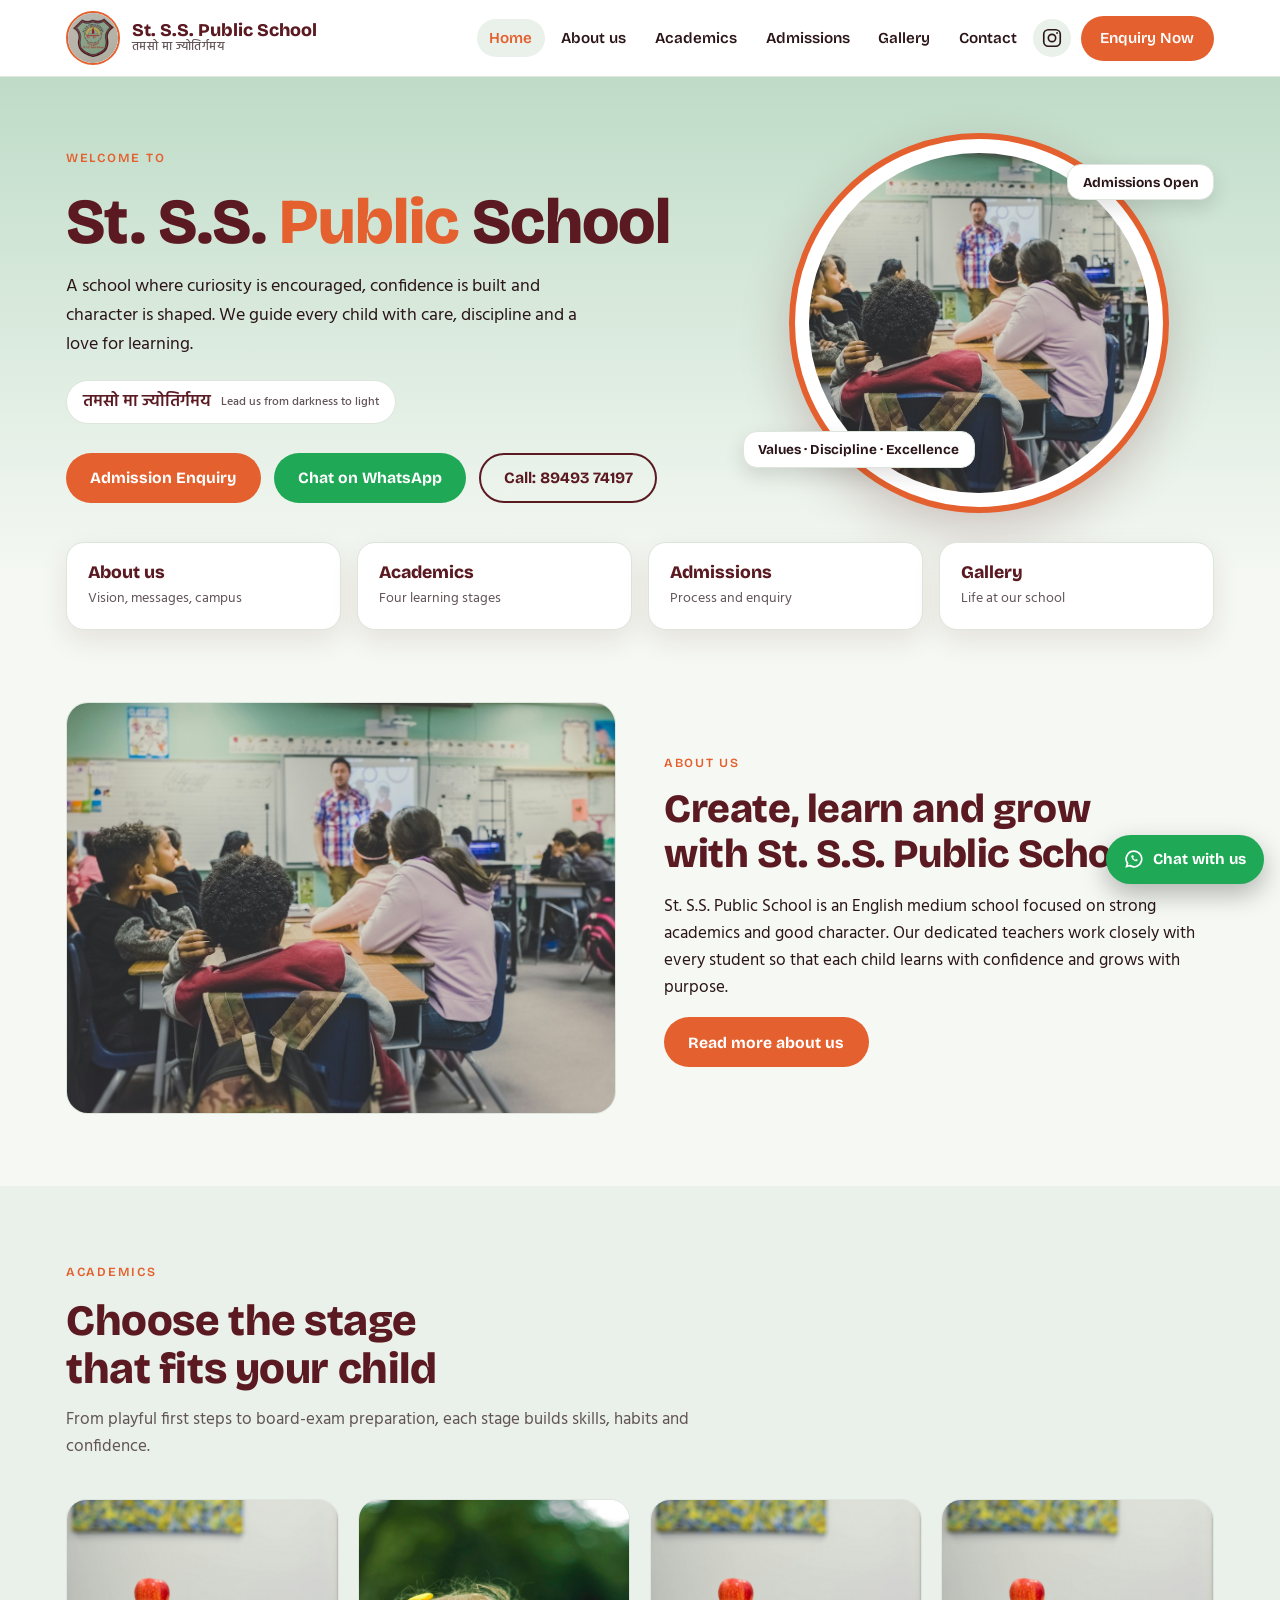
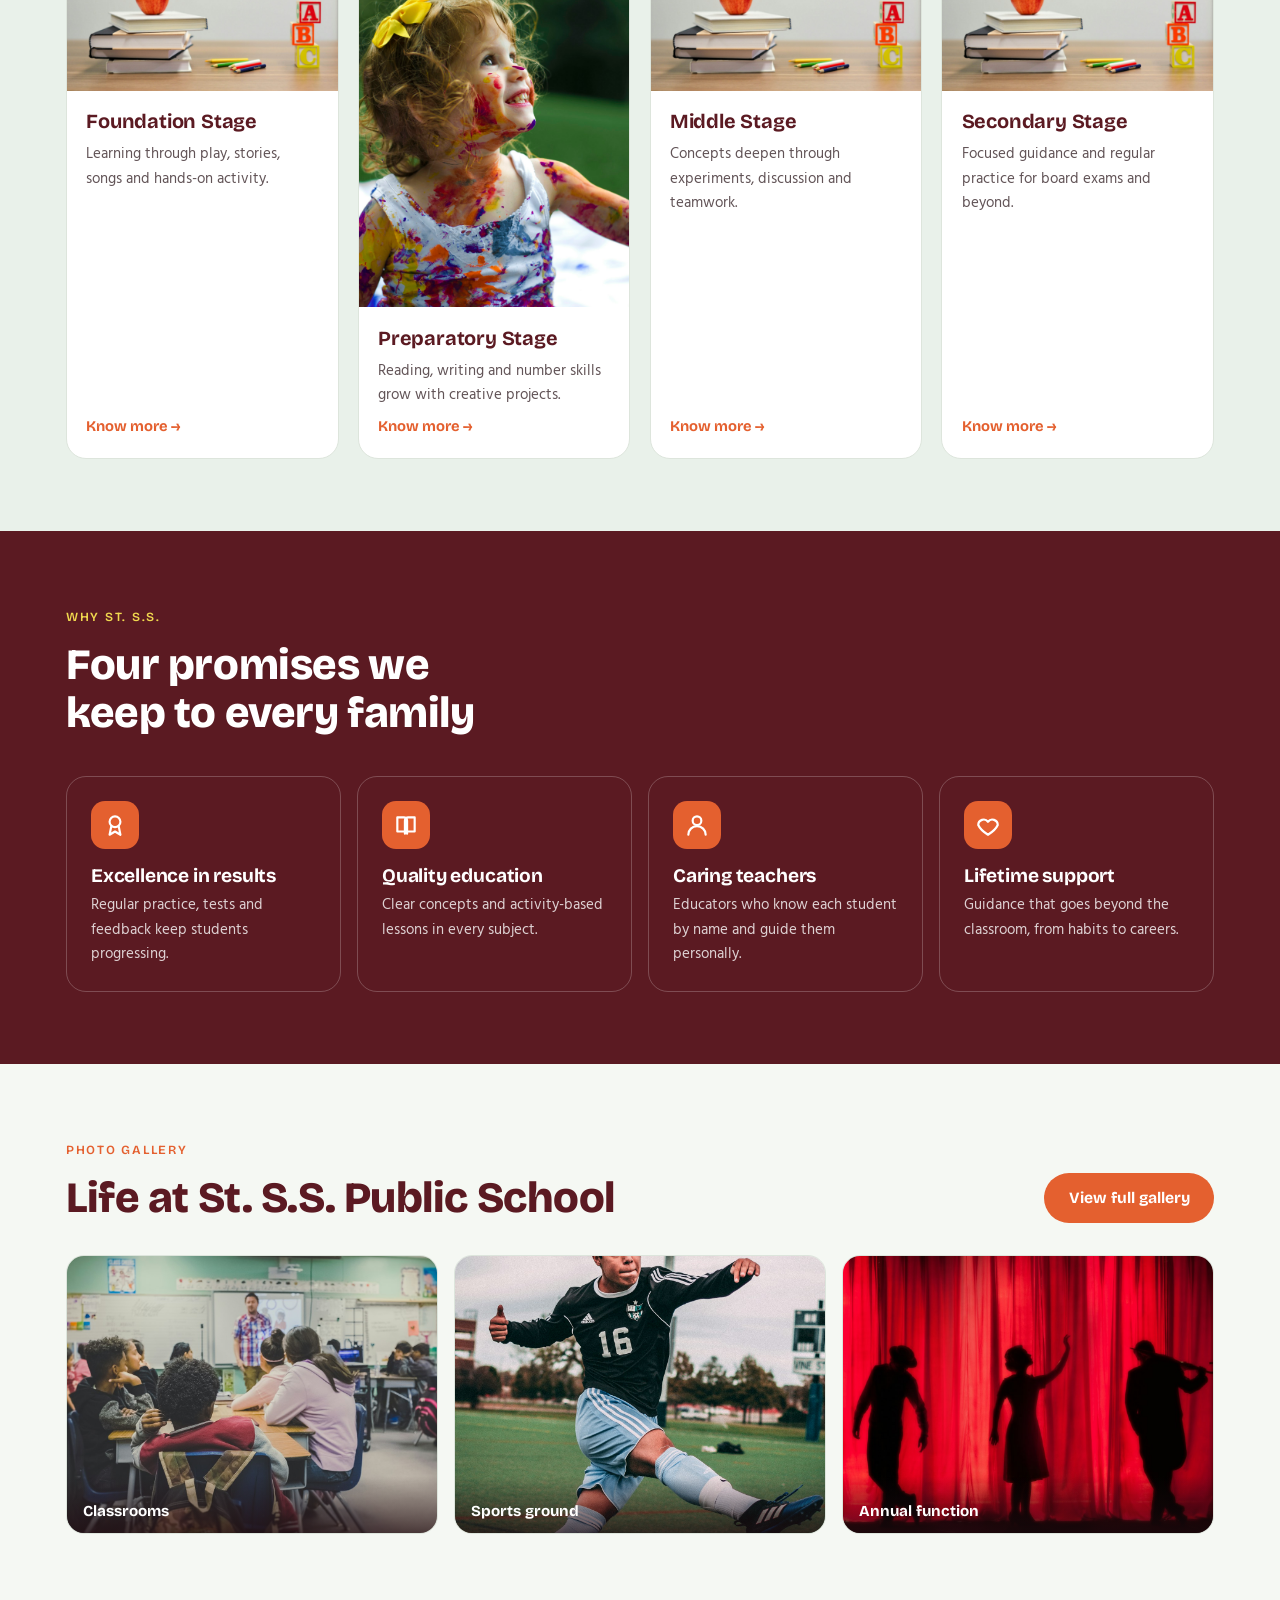
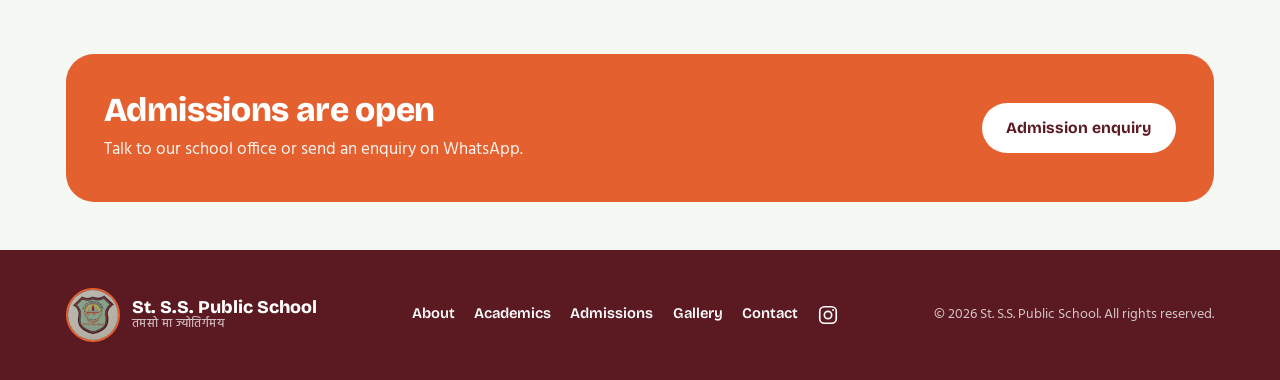
<file: index.html>
<!doctype html>
<html lang="en">
<head>
<meta charset="utf-8">
<meta name="viewport" content="width=device-width,initial-scale=1,viewport-fit=cover">
<title>St. S.S. Public School</title>
<link rel="preconnect" href="https://fonts.googleapis.com"><link rel="preconnect" href="https://fonts.gstatic.com" crossorigin><link rel="stylesheet" href="https://fonts.googleapis.com/css2?family=Bricolage+Grotesque:opsz,wght@12..96,500;12..96,700;12..96,800&family=Hind:wght@400;500;600&display=swap">
<link rel="stylesheet" href="style.css">
</head>
<body>
<div id="site-header"></div>
<main id="top">
<div class="hero"><div class="wrap">
<div><span class="eyebrow">Welcome to</span>
<h1>St. S.S. <em>Public</em> School</h1>
<p class="lead">A school where curiosity is encouraged, confidence is built and character is shaped. We guide every child with care, discipline and a love for learning.</p>
<div class="motto"><span>तमसो मा ज्योतिर्गमय</span><small>Lead us from darkness to light</small></div>
<div class="cta"><a class="btn btn-pri" href="admissions.html">Admission Enquiry</a>
<a class="btn btn-wa" href="https://wa.me/919116536047?text=Hello%20St.%20S.S.%20Public%20School%2C%20I%20want%20to%20know%20about%20admissions." target="_blank" rel="noopener">Chat on WhatsApp</a>
<a class="btn btn-ghost" href="contact.html">Call: 89493 74197</a></div></div>
<div class="crest"><div class="ring"><img alt="Students learning together (representative stock photo)" src="students-classroom.jpg"></div>
<span class="chip c1">Values · Discipline · Excellence</span><span class="chip c2">Admissions Open</span></div>
</div></div>
<div class="wrap"><div class="quick">
<a href="about.html"><b>About us</b><span>Vision, messages, campus</span></a>
<a href="academics.html"><b>Academics</b><span>Four learning stages</span></a>
<a href="admissions.html"><b>Admissions</b><span>Process and enquiry</span></a>
<a href="gallery.html"><b>Gallery</b><span>Life at our school</span></a></div></div>

<section><div class="wrap two">
<div class="photo" data-scene="campus" data-alt="Students learning in a classroom (representative stock photo)"></div>
<div class="prose"><span class="eyebrow">About us</span>
<h2 class="h2">Create, learn and grow with St. S.S. Public School</h2>
<p>St. S.S. Public School is an English medium school focused on strong academics and good character. Our dedicated teachers work closely with every student so that each child learns with confidence and grows with purpose.</p>
<p style="margin-top:1rem"><a class="btn btn-pri" href="about.html">Read more about us</a></p></div>
</div></section>

<section class="stages"><div class="wrap">
<div class="sec-head"><span class="eyebrow">Academics</span><h2>Choose the stage that fits your child</h2><p>From playful first steps to board-exam preparation, each stage builds skills, habits and confidence.</p></div>
<div class="cards">
<article class="card"><div class="art" data-scene="kids"></div><div class="body"><h3>Foundation Stage</h3><p>Learning through play, stories, songs and hands-on activity.</p><a href="academics.html#foundation">Know more &rarr;</a></div></article>
<article class="card"><div class="art" data-scene="art"></div><div class="body"><h3>Preparatory Stage</h3><p>Reading, writing and number skills grow with creative projects.</p><a href="academics.html#preparatory">Know more &rarr;</a></div></article>
<article class="card"><div class="art" data-scene="lab"></div><div class="body"><h3>Middle Stage</h3><p>Concepts deepen through experiments, discussion and teamwork.</p><a href="academics.html#middle">Know more &rarr;</a></div></article>
<article class="card"><div class="art" data-scene="library"></div><div class="body"><h3>Secondary Stage</h3><p>Focused guidance and regular practice for board exams and beyond.</p><a href="academics.html#secondary">Know more &rarr;</a></div></article>
</div></div></section>

<section class="why"><div class="wrap">
<div class="sec-head"><span class="eyebrow" style="color:var(--sun)">Why St. S.S.</span><h2>Four promises we keep to every family</h2></div>
<div class="why-grid">
<div class="why-item"><div class="ic"><svg viewBox="0 0 24 24"><circle cx="12" cy="9" r="5"/><path d="M8.5 13.5L7 21l5-3 5 3-1.5-7.5"/></svg></div><h3>Excellence in results</h3><p>Regular practice, tests and feedback keep students progressing.</p></div>
<div class="why-item"><div class="ic"><svg viewBox="0 0 24 24"><path d="M4 5h6a3 3 0 013 3v12a2 2 0 00-2-2H4zM20 5h-6a3 3 0 00-3 3v12a2 2 0 012-2h7z"/></svg></div><h3>Quality education</h3><p>Clear concepts and activity-based lessons in every subject.</p></div>
<div class="why-item"><div class="ic"><svg viewBox="0 0 24 24"><circle cx="12" cy="8" r="4"/><path d="M4 21c0-4.4 3.6-8 8-8s8 3.6 8 8"/></svg></div><h3>Caring teachers</h3><p>Educators who know each student by name and guide them personally.</p></div>
<div class="why-item"><div class="ic"><svg viewBox="0 0 24 24"><path d="M12 21s-7-4.4-9-9a5 5 0 019-3 5 5 0 019 3c-2 4.6-9 9-9 9z"/></svg></div><h3>Lifetime support</h3><p>Guidance that goes beyond the classroom, from habits to careers.</p></div>
</div></div></section>

<section><div class="wrap">
<div class="g-head"><div class="sec-head"><span class="eyebrow">Photo gallery</span><h2>Life at St. S.S. Public School</h2></div><a class="btn btn-pri" href="gallery.html">View full gallery</a></div>
<div class="grid">
<figure class="tile"><div style="height:100%" data-scene="classroom"></div><figcaption>Classrooms</figcaption></figure>
<figure class="tile"><div style="height:100%" data-scene="ground" data-alt="Football match on a sports ground (representative stock photo)"></div><figcaption>Sports ground</figcaption></figure>
<figure class="tile"><div style="height:100%" data-scene="stage" data-alt="Performers on a theatre stage (representative stock photo)"></div><figcaption>Annual function</figcaption></figure>
</div></div></section>

<section class="tight"><div class="wrap"><div class="cta-band"><div><h2>Admissions are open</h2><p>Talk to our school office or send an enquiry on WhatsApp.</p></div><a class="btn" href="admissions.html">Admission enquiry</a></div></div></section>
</main>
<div id="site-footer"></div>
<script src="script.js"></script>
</body>
</html>
</file>
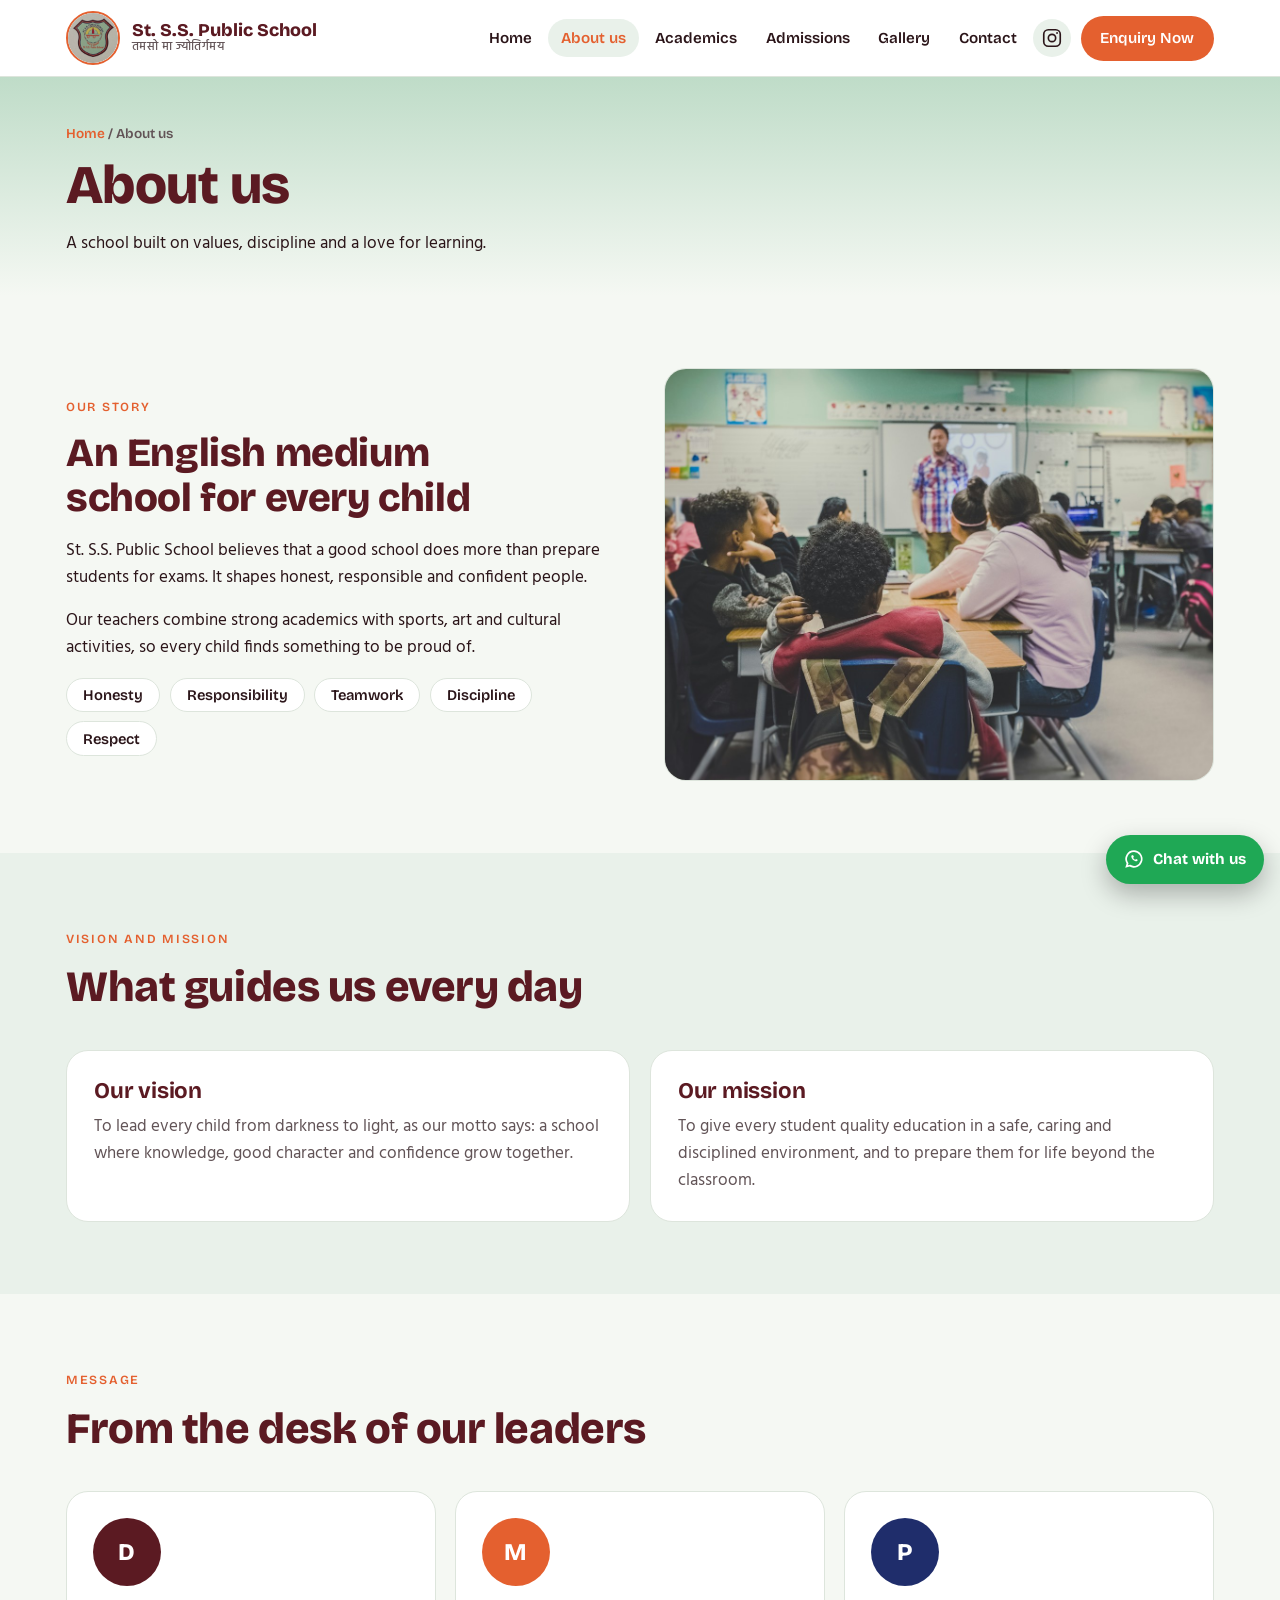
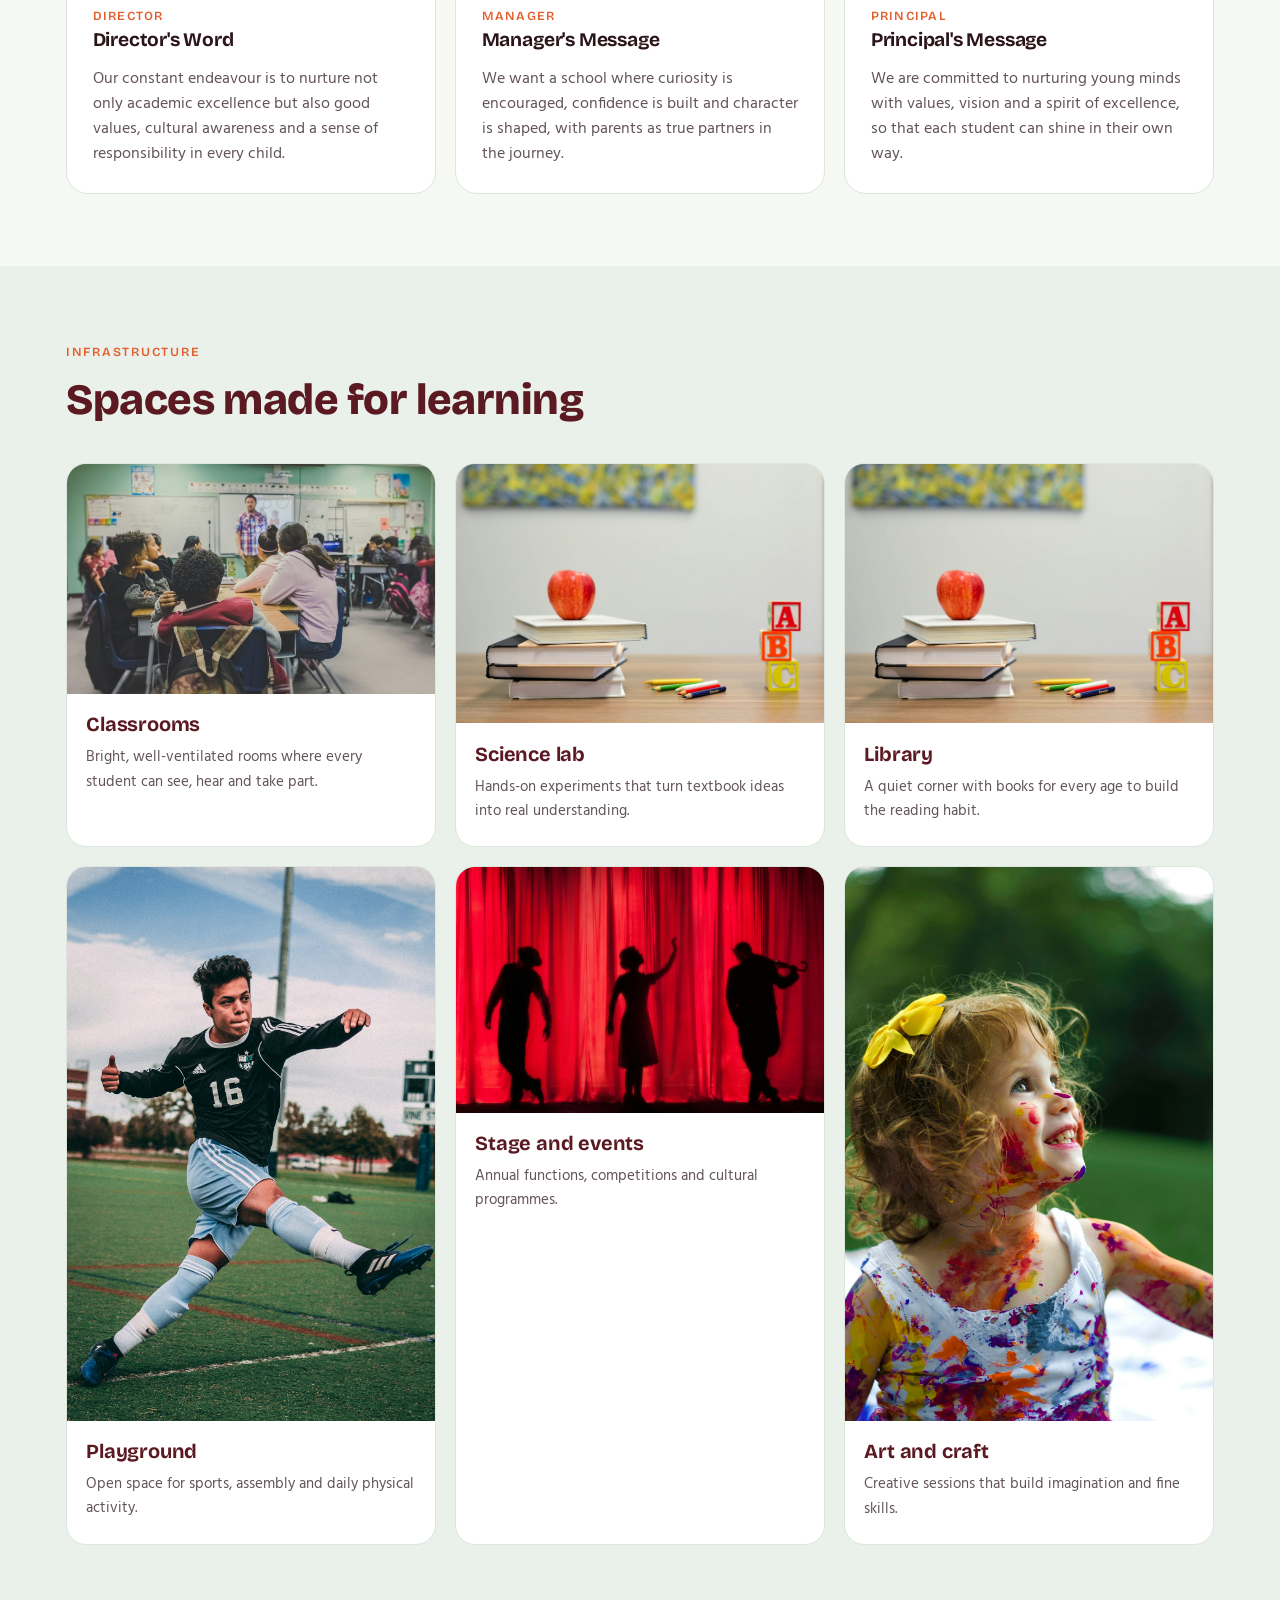
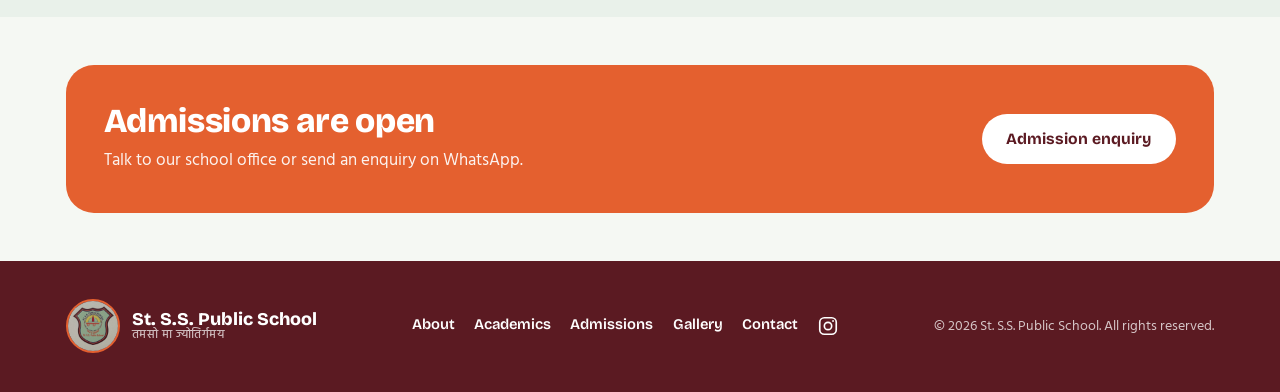
<file: about.html>
<!doctype html>
<html lang="en">
<head>
<meta charset="utf-8">
<meta name="viewport" content="width=device-width,initial-scale=1,viewport-fit=cover">
<title>About Us - St. S.S. Public School</title>
<link rel="preconnect" href="https://fonts.googleapis.com"><link rel="preconnect" href="https://fonts.gstatic.com" crossorigin><link rel="stylesheet" href="https://fonts.googleapis.com/css2?family=Bricolage+Grotesque:opsz,wght@12..96,500;12..96,700;12..96,800&family=Hind:wght@400;500;600&display=swap">
<link rel="stylesheet" href="style.css">
</head>
<body>
<div id="site-header"></div>
<main id="top">
<div class="page-hero"><div class="wrap"><div class="crumbs"><a href="index.html">Home</a> / About us</div><h1>About us</h1><p>A school built on values, discipline and a love for learning.</p></div></div>

<section><div class="wrap two">
<div class="prose"><span class="eyebrow">Our story</span><h2 class="h2">An English medium school for every child</h2>
<p>St. S.S. Public School believes that a good school does more than prepare students for exams. It shapes honest, responsible and confident people.</p>
<p>Our teachers combine strong academics with sports, art and cultural activities, so every child finds something to be proud of.</p>
<div class="chips"><span>Honesty</span><span>Responsibility</span><span>Teamwork</span><span>Discipline</span><span>Respect</span></div></div>
<div class="photo" data-scene="campus" data-alt="Students learning in a classroom (representative stock photo)"></div>
</div></section>

<section class="stages"><div class="wrap">
<div class="sec-head"><span class="eyebrow">Vision and mission</span><h2>What guides us every day</h2></div>
<div class="vm">
<div class="box"><h3>Our vision</h3><p>To lead every child from darkness to light, as our motto says: a school where knowledge, good character and confidence grow together.</p></div>
<div class="box"><h3>Our mission</h3><p>To give every student quality education in a safe, caring and disciplined environment, and to prepare them for life beyond the classroom.</p></div>
</div></div></section>

<section><div class="wrap">
<div class="sec-head"><span class="eyebrow">Message</span><h2>From the desk of our leaders</h2></div>
<div class="msgs">
<article class="msg"><div class="av" style="background:var(--maroon)">D</div><div><span class="role">Director</span><h3>Director's Word</h3></div><p>Our constant endeavour is to nurture not only academic excellence but also good values, cultural awareness and a sense of responsibility in every child.</p></article>
<article class="msg"><div class="av" style="background:var(--saffron)">M</div><div><span class="role">Manager</span><h3>Manager's Message</h3></div><p>We want a school where curiosity is encouraged, confidence is built and character is shaped, with parents as true partners in the journey.</p></article>
<article class="msg"><div class="av" style="background:var(--navy)">P</div><div><span class="role">Principal</span><h3>Principal's Message</h3></div><p>We are committed to nurturing young minds with values, vision and a spirit of excellence, so that each student can shine in their own way.</p></article>
</div></div></section>

<section class="stages"><div class="wrap">
<div class="sec-head"><span class="eyebrow">Infrastructure</span><h2>Spaces made for learning</h2></div>
<div class="facility">
<article class="card"><div class="art" data-scene="classroom"></div><div class="body"><h3>Classrooms</h3><p>Bright, well-ventilated rooms where every student can see, hear and take part.</p></div></article>
<article class="card"><div class="art" data-scene="lab"></div><div class="body"><h3>Science lab</h3><p>Hands-on experiments that turn textbook ideas into real understanding.</p></div></article>
<article class="card"><div class="art" data-scene="library"></div><div class="body"><h3>Library</h3><p>A quiet corner with books for every age to build the reading habit.</p></div></article>
<article class="card"><div class="art" data-scene="ground"></div><div class="body"><h3>Playground</h3><p>Open space for sports, assembly and daily physical activity.</p></div></article>
<article class="card"><div class="art" data-scene="stage"></div><div class="body"><h3>Stage and events</h3><p>Annual functions, competitions and cultural programmes.</p></div></article>
<article class="card"><div class="art" data-scene="art"></div><div class="body"><h3>Art and craft</h3><p>Creative sessions that build imagination and fine skills.</p></div></article>
</div></div></section>

<section class="tight"><div class="wrap"><div class="cta-band"><div><h2>Admissions are open</h2><p>Talk to our school office or send an enquiry on WhatsApp.</p></div><a class="btn" href="admissions.html">Admission enquiry</a></div></div></section>
</main>
<div id="site-footer"></div>
<script src="script.js"></script>
</body>
</html>
</file>
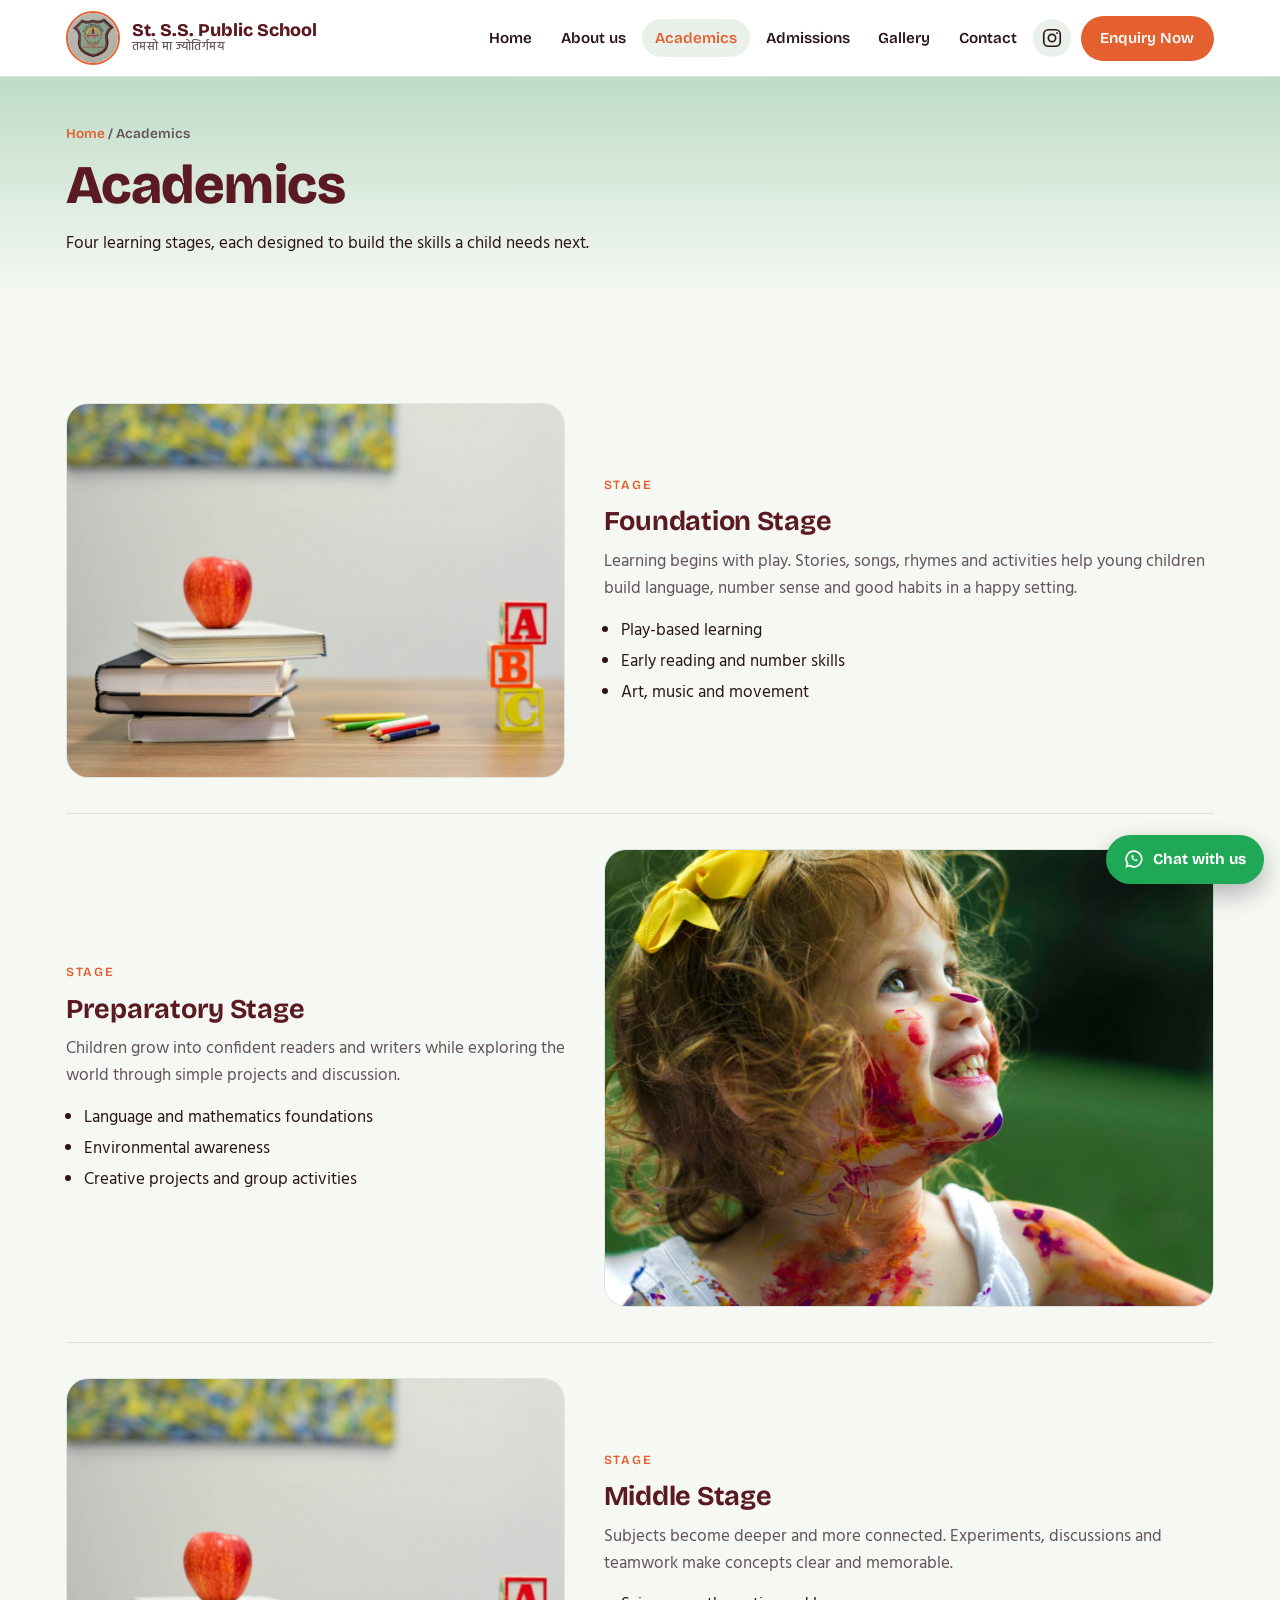
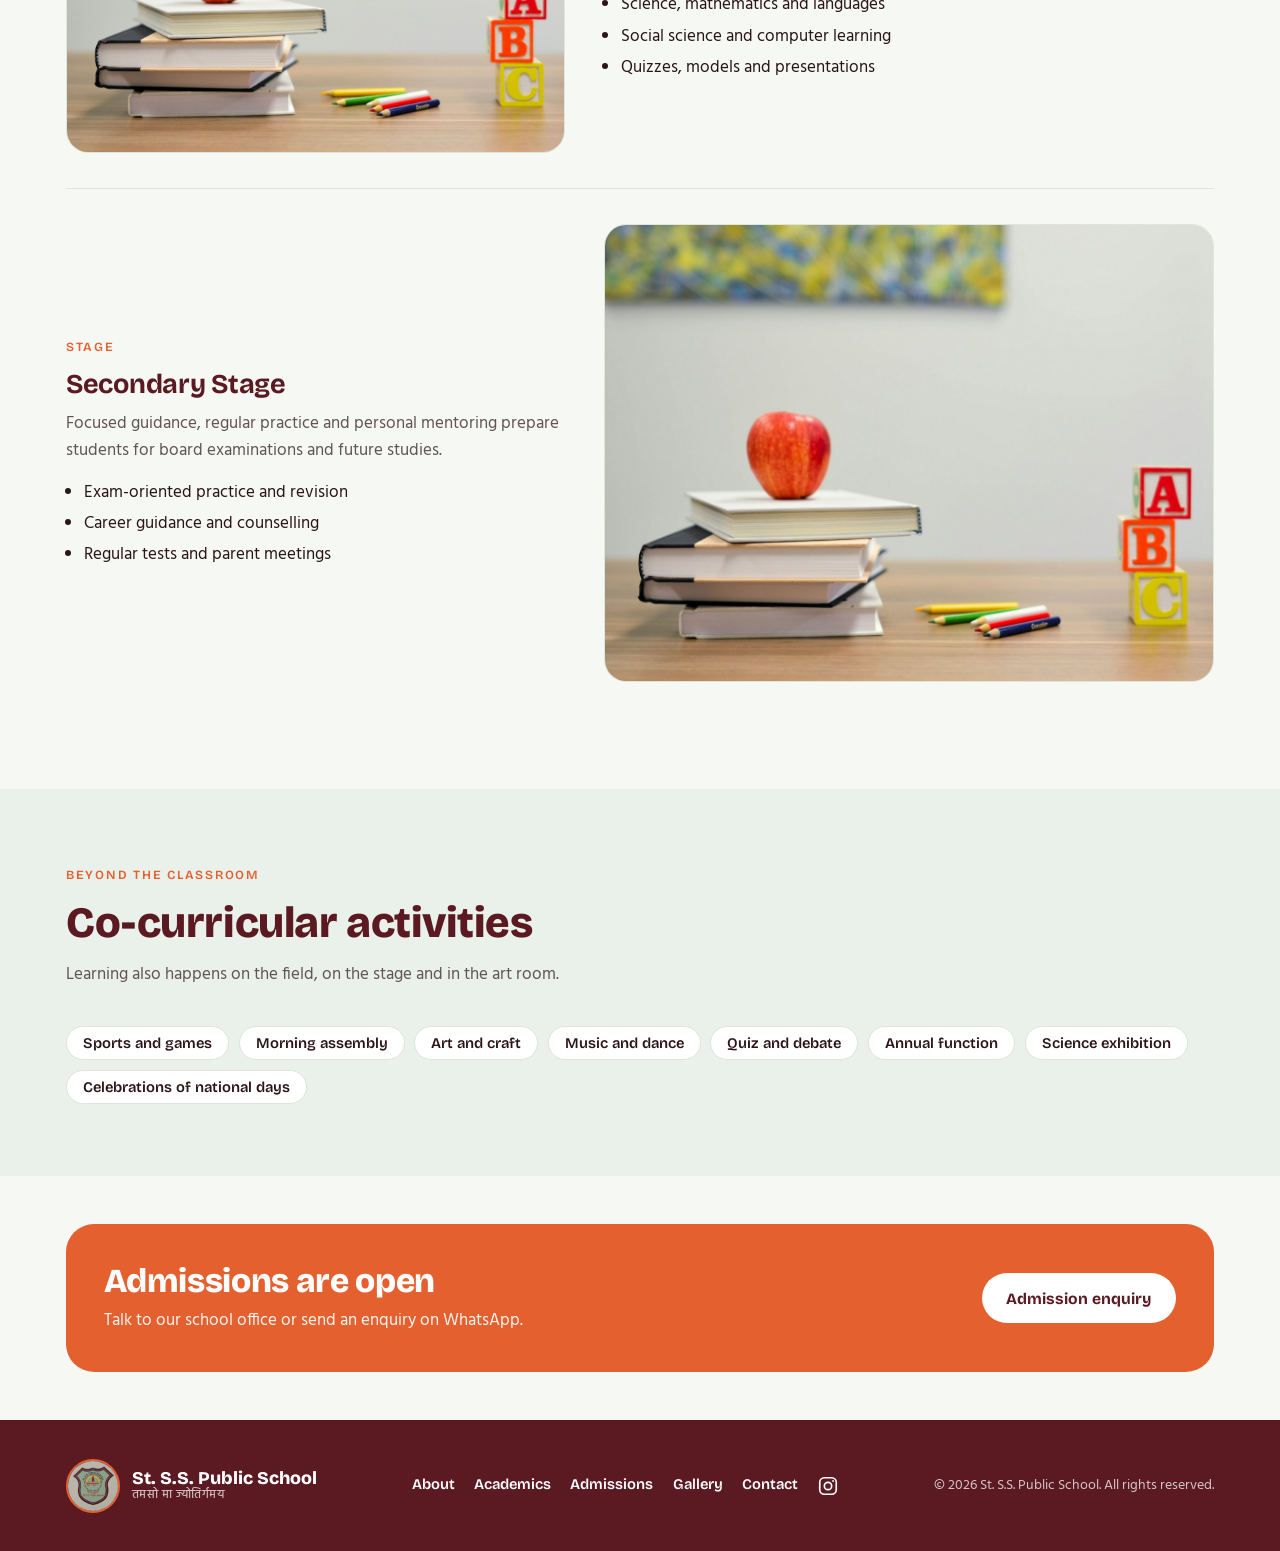
<file: academics.html>
<!doctype html>
<html lang="en">
<head>
<meta charset="utf-8">
<meta name="viewport" content="width=device-width,initial-scale=1,viewport-fit=cover">
<title>Academics - St. S.S. Public School</title>
<link rel="preconnect" href="https://fonts.googleapis.com"><link rel="preconnect" href="https://fonts.gstatic.com" crossorigin><link rel="stylesheet" href="https://fonts.googleapis.com/css2?family=Bricolage+Grotesque:opsz,wght@12..96,500;12..96,700;12..96,800&family=Hind:wght@400;500;600&display=swap">
<link rel="stylesheet" href="style.css">
</head>
<body>
<div id="site-header"></div>
<main id="top">
<div class="page-hero"><div class="wrap"><div class="crumbs"><a href="index.html">Home</a> / Academics</div><h1>Academics</h1><p>Four learning stages, each designed to build the skills a child needs next.</p></div></div>

<section><div class="wrap">
<div class="stage-row" id="foundation"><div class="photo" data-scene="kids"></div><div><span class="eyebrow">Stage</span><h3>Foundation Stage</h3><p>Learning begins with play. Stories, songs, rhymes and activities help young children build language, number sense and good habits in a happy setting.</p><ul><li>Play-based learning</li><li>Early reading and number skills</li><li>Art, music and movement</li></ul></div></div>
<div class="stage-row" id="preparatory"><div class="photo" data-scene="art"></div><div><span class="eyebrow">Stage</span><h3>Preparatory Stage</h3><p>Children grow into confident readers and writers while exploring the world through simple projects and discussion.</p><ul><li>Language and mathematics foundations</li><li>Environmental awareness</li><li>Creative projects and group activities</li></ul></div></div>
<div class="stage-row" id="middle"><div class="photo" data-scene="lab"></div><div><span class="eyebrow">Stage</span><h3>Middle Stage</h3><p>Subjects become deeper and more connected. Experiments, discussions and teamwork make concepts clear and memorable.</p><ul><li>Science, mathematics and languages</li><li>Social science and computer learning</li><li>Quizzes, models and presentations</li></ul></div></div>
<div class="stage-row" id="secondary"><div class="photo" data-scene="library"></div><div><span class="eyebrow">Stage</span><h3>Secondary Stage</h3><p>Focused guidance, regular practice and personal mentoring prepare students for board examinations and future studies.</p><ul><li>Exam-oriented practice and revision</li><li>Career guidance and counselling</li><li>Regular tests and parent meetings</li></ul></div></div>
</div></section>

<section class="stages"><div class="wrap">
<div class="sec-head"><span class="eyebrow">Beyond the classroom</span><h2>Co-curricular activities</h2><p>Learning also happens on the field, on the stage and in the art room.</p></div>
<div class="chips" style="margin-top:0"><span>Sports and games</span><span>Morning assembly</span><span>Art and craft</span><span>Music and dance</span><span>Quiz and debate</span><span>Annual function</span><span>Science exhibition</span><span>Celebrations of national days</span></div>
</div></section>

<section class="tight"><div class="wrap"><div class="cta-band"><div><h2>Admissions are open</h2><p>Talk to our school office or send an enquiry on WhatsApp.</p></div><a class="btn" href="admissions.html">Admission enquiry</a></div></div></section>
</main>
<div id="site-footer"></div>
<script src="script.js"></script>
</body>
</html>
</file>
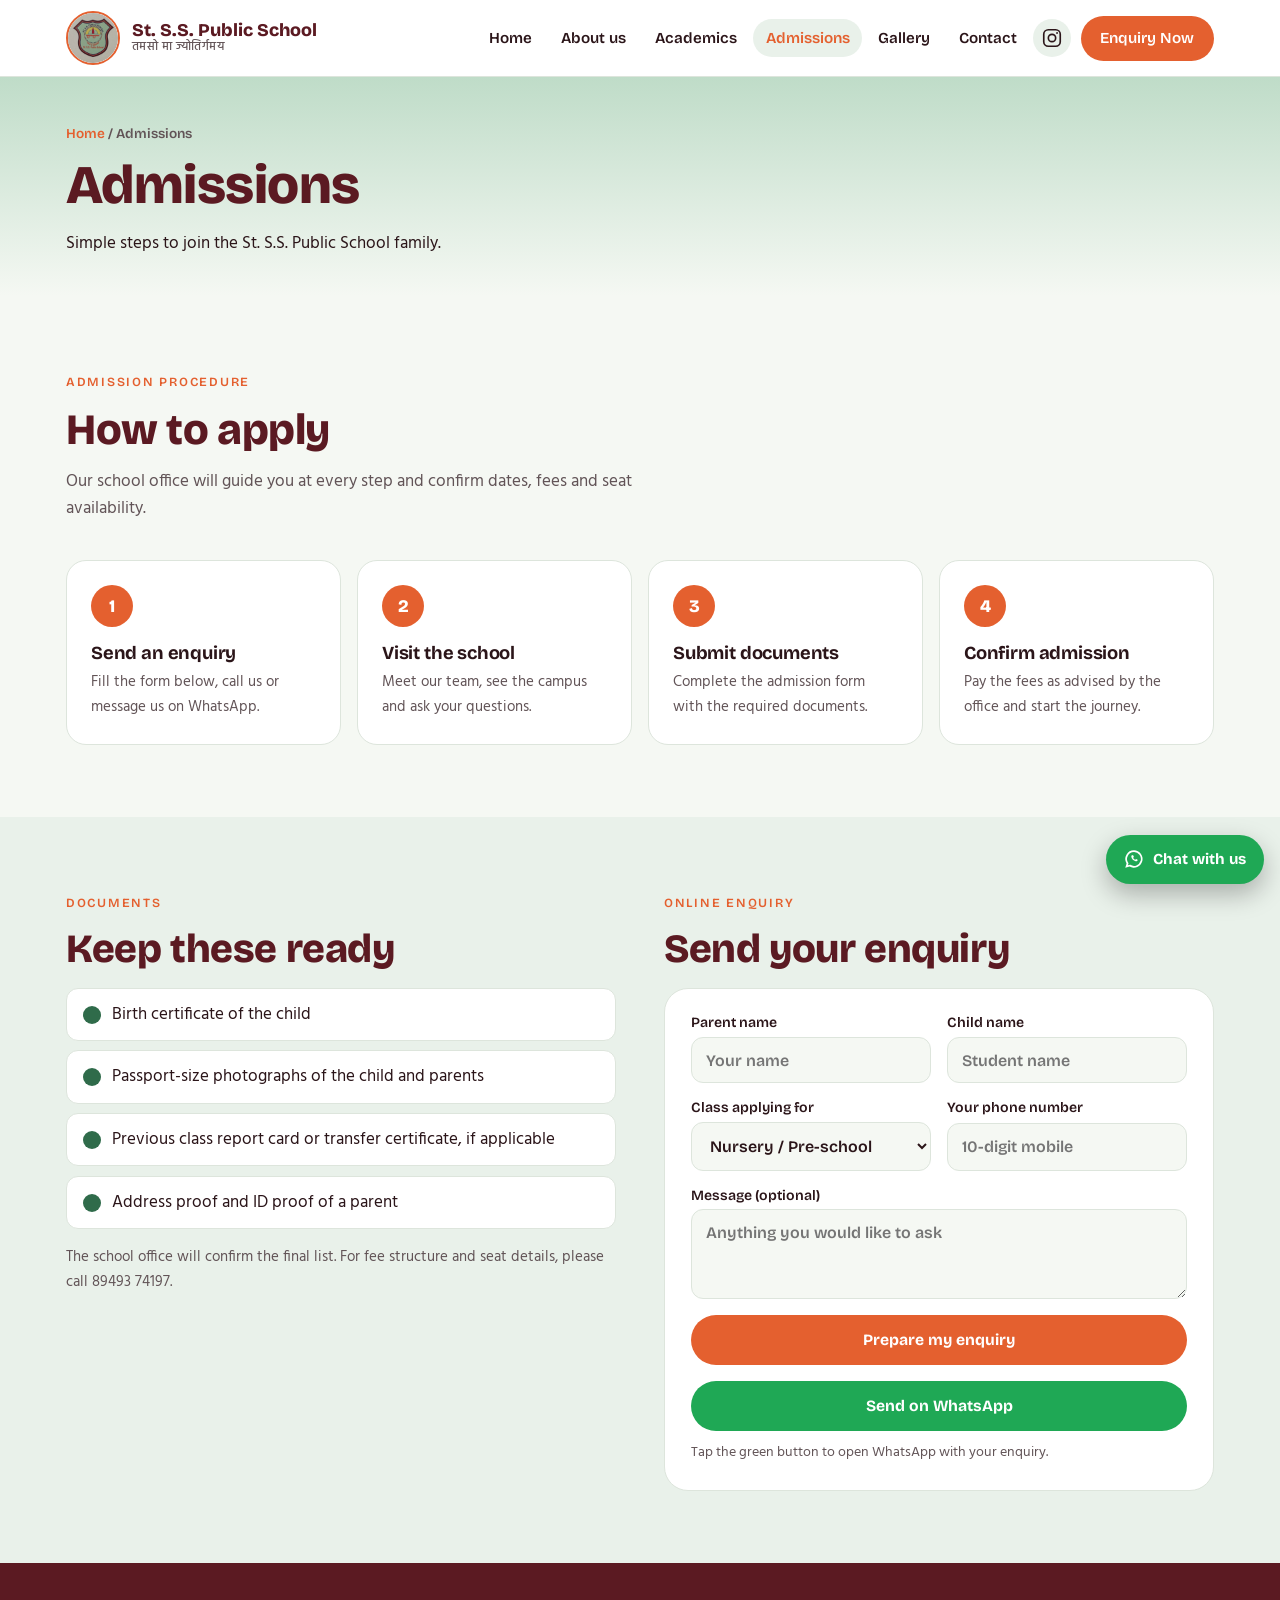
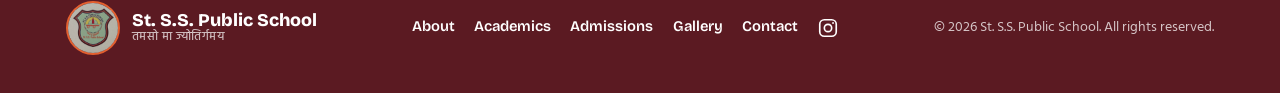
<file: admissions.html>
<!doctype html>
<html lang="en">
<head>
<meta charset="utf-8">
<meta name="viewport" content="width=device-width,initial-scale=1,viewport-fit=cover">
<title>Admissions - St. S.S. Public School</title>
<link rel="preconnect" href="https://fonts.googleapis.com"><link rel="preconnect" href="https://fonts.gstatic.com" crossorigin><link rel="stylesheet" href="https://fonts.googleapis.com/css2?family=Bricolage+Grotesque:opsz,wght@12..96,500;12..96,700;12..96,800&family=Hind:wght@400;500;600&display=swap">
<link rel="stylesheet" href="style.css">
</head>
<body>
<div id="site-header"></div>
<main id="top">
<div class="page-hero"><div class="wrap"><div class="crumbs"><a href="index.html">Home</a> / Admissions</div><h1>Admissions</h1><p>Simple steps to join the St. S.S. Public School family.</p></div></div>

<section><div class="wrap">
<div class="sec-head"><span class="eyebrow">Admission procedure</span><h2>How to apply</h2><p>Our school office will guide you at every step and confirm dates, fees and seat availability.</p></div>
<div class="steps">
<div class="step"><h3>Send an enquiry</h3><p>Fill the form below, call us or message us on WhatsApp.</p></div>
<div class="step"><h3>Visit the school</h3><p>Meet our team, see the campus and ask your questions.</p></div>
<div class="step"><h3>Submit documents</h3><p>Complete the admission form with the required documents.</p></div>
<div class="step"><h3>Confirm admission</h3><p>Pay the fees as advised by the office and start the journey.</p></div>
</div></div></section>

<section class="stages"><div class="wrap two top">
<div><span class="eyebrow">Documents</span><h2 class="h2">Keep these ready</h2>
<ul class="docs"><li>Birth certificate of the child</li><li>Passport-size photographs of the child and parents</li><li>Previous class report card or transfer certificate, if applicable</li><li>Address proof and ID proof of a parent</li></ul>
<p style="margin-top:1rem;color:var(--muted);font-size:.95rem">The school office will confirm the final list. For fee structure and seat details, please call 89493 74197.</p></div>
<div id="enquiry"><span class="eyebrow">Online enquiry</span><h2 class="h2">Send your enquiry</h2>
<form class="f" id="enqForm" novalidate>
<div class="row"><label for="parent">Parent name<input id="parent" autocomplete="name" placeholder="Your name"></label>
<label for="child">Child name<input id="child" placeholder="Student name"></label></div>
<div class="row"><label for="cls">Class applying for<select id="cls"><option>Nursery / Pre-school</option><option>LKG / UKG</option><option>Class 1 to 5</option><option>Class 6 to 8</option><option>Class 9 to 10</option><option>Class 11 to 12</option></select></label>
<label for="phone">Your phone number<input id="phone" inputmode="tel" autocomplete="tel" placeholder="10-digit mobile"></label></div>
<label for="msg">Message (optional)<textarea id="msg" placeholder="Anything you would like to ask"></textarea></label>
<button class="btn btn-pri" type="submit">Prepare my enquiry</button>
<div class="result" id="result" hidden><a class="btn btn-wa" id="waSend" href="#" target="_blank" rel="noopener">Send on WhatsApp</a><p class="hint" id="hint">Tap the green button to open WhatsApp with your enquiry.</p></div>
</form></div>
</div></section>
</main>
<div id="site-footer"></div>
<script src="script.js"></script>
</body>
</html>
</file>
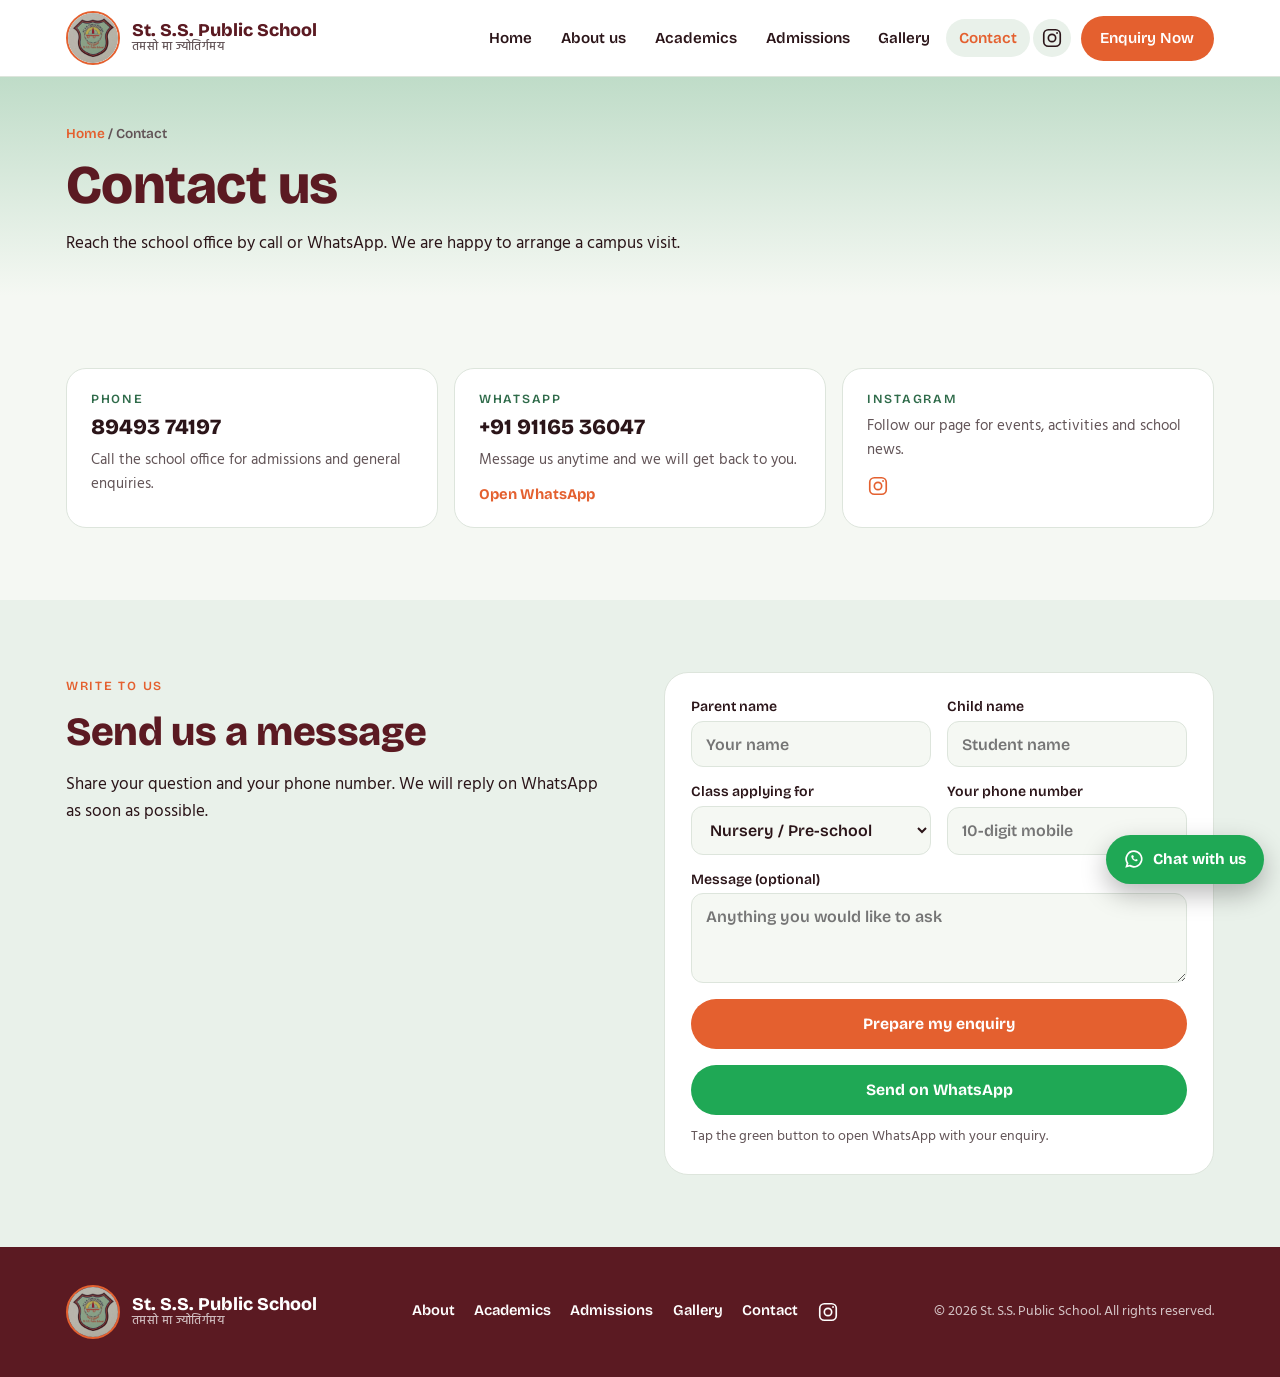
<file: contact.html>
<!doctype html>
<html lang="en">
<head>
<meta charset="utf-8">
<meta name="viewport" content="width=device-width,initial-scale=1,viewport-fit=cover">
<title>Contact - St. S.S. Public School</title>
<link rel="preconnect" href="https://fonts.googleapis.com"><link rel="preconnect" href="https://fonts.gstatic.com" crossorigin><link rel="stylesheet" href="https://fonts.googleapis.com/css2?family=Bricolage+Grotesque:opsz,wght@12..96,500;12..96,700;12..96,800&family=Hind:wght@400;500;600&display=swap">
<link rel="stylesheet" href="style.css">
</head>
<body>
<div id="site-header"></div>
<main id="top">
<div class="page-hero"><div class="wrap"><div class="crumbs"><a href="index.html">Home</a> / Contact</div><h1>Contact us</h1><p>Reach the school office by call or WhatsApp. We are happy to arrange a campus visit.</p></div></div>

<section><div class="wrap">
<div class="contact">
<div class="cbox"><span class="eyebrow">Phone</span><b>89493 74197</b><p>Call the school office for admissions and general enquiries.</p></div>
<div class="cbox"><span class="eyebrow">WhatsApp</span><b>+91 91165 36047</b><p>Message us anytime and we will get back to you.</p><a class="lnk" href="https://wa.me/919116536047" target="_blank" rel="noopener">Open WhatsApp</a></div>
<div class="cbox"><span class="eyebrow">Instagram</span><p>Follow our page for events, activities and school news.</p><a class="social-link" href="https://www.instagram.com/st_ss_public_school/" target="_blank" rel="noopener" aria-label="Open our Instagram profile" title="Instagram"><svg viewBox="0 0 24 24" aria-hidden="true"><rect x="3" y="3" width="18" height="18" rx="5"/><circle cx="12" cy="12" r="4"/><circle cx="17.5" cy="6.5" r="1" class="dot"/></svg></a></div>
</div></div></section>

<section class="stages"><div class="wrap two top">
<div class="prose"><span class="eyebrow">Write to us</span><h2 class="h2">Send us a message</h2><p>Share your question and your phone number. We will reply on WhatsApp as soon as possible.</p></div>
<div>
<form class="f" id="enqForm" novalidate>
<div class="row"><label for="parent">Parent name<input id="parent" autocomplete="name" placeholder="Your name"></label>
<label for="child">Child name<input id="child" placeholder="Student name"></label></div>
<div class="row"><label for="cls">Class applying for<select id="cls"><option>Nursery / Pre-school</option><option>LKG / UKG</option><option>Class 1 to 5</option><option>Class 6 to 8</option><option>Class 9 to 10</option><option>Class 11 to 12</option></select></label>
<label for="phone">Your phone number<input id="phone" inputmode="tel" autocomplete="tel" placeholder="10-digit mobile"></label></div>
<label for="msg">Message (optional)<textarea id="msg" placeholder="Anything you would like to ask"></textarea></label>
<button class="btn btn-pri" type="submit">Prepare my enquiry</button>
<div class="result" id="result" hidden><a class="btn btn-wa" id="waSend" href="#" target="_blank" rel="noopener">Send on WhatsApp</a><p class="hint" id="hint">Tap the green button to open WhatsApp with your enquiry.</p></div>
</form>
</div>
</div></section>
</main>
<div id="site-footer"></div>
<script src="script.js"></script>
</body>
</html>
</file>
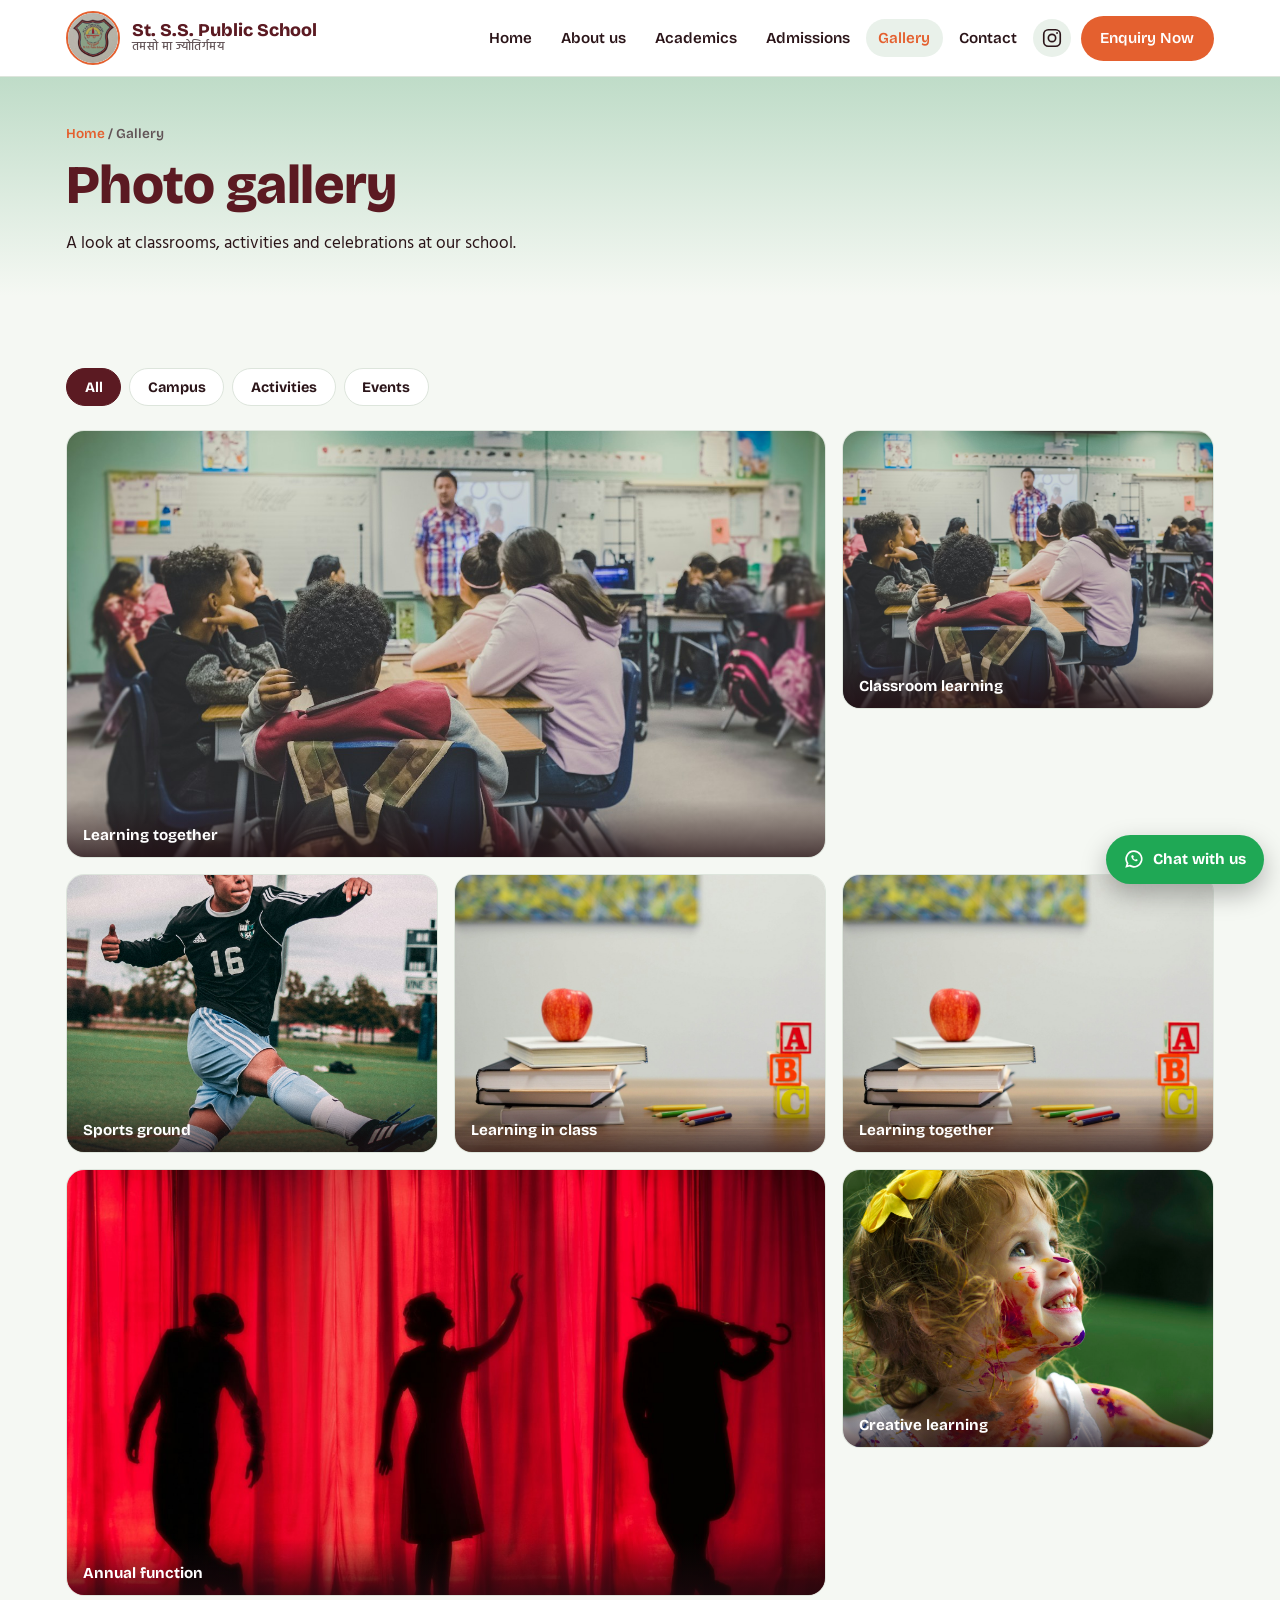
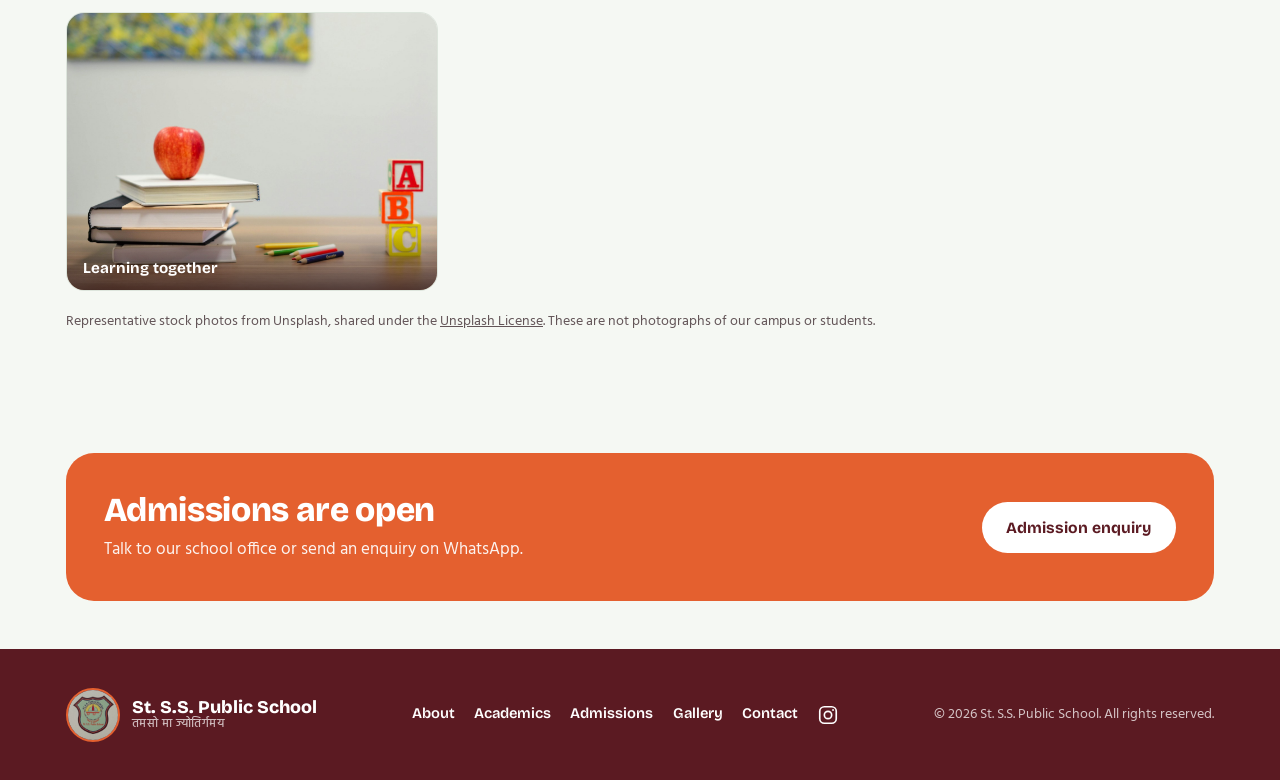
<file: gallery.html>
<!doctype html>
<html lang="en">
<head>
<meta charset="utf-8">
<meta name="viewport" content="width=device-width,initial-scale=1,viewport-fit=cover">
<title>Gallery - St. S.S. Public School</title>
<link rel="preconnect" href="https://fonts.googleapis.com"><link rel="preconnect" href="https://fonts.gstatic.com" crossorigin><link rel="stylesheet" href="https://fonts.googleapis.com/css2?family=Bricolage+Grotesque:opsz,wght@12..96,500;12..96,700;12..96,800&family=Hind:wght@400;500;600&display=swap">
<link rel="stylesheet" href="style.css">
</head>
<body>
<div id="site-header"></div>
<main id="top">
<div class="page-hero"><div class="wrap"><div class="crumbs"><a href="index.html">Home</a> / Gallery</div><h1>Photo gallery</h1><p>A look at classrooms, activities and celebrations at our school.</p></div></div>

<section><div class="wrap">
<div class="filters" id="filters"><button data-k="all" aria-pressed="true">All</button><button data-k="campus" aria-pressed="false">Campus</button><button data-k="activities" aria-pressed="false">Activities</button><button data-k="events" aria-pressed="false">Events</button></div>
<div class="grid">
<figure class="tile wide" data-k="campus"><div style="height:100%" data-scene="campus" data-alt="Students learning in a classroom (representative stock photo)"></div><figcaption>Learning together</figcaption></figure>
<figure class="tile" data-k="campus"><div style="height:100%" data-scene="classroom" data-alt="Students in a classroom (representative stock photo)"></div><figcaption>Classroom learning</figcaption></figure>
<figure class="tile" data-k="activities"><div style="height:100%" data-scene="ground" data-alt="Football match on a sports ground (representative stock photo)"></div><figcaption>Sports ground</figcaption></figure>
<figure class="tile" data-k="campus"><div style="height:100%" data-scene="lab" data-alt="Students learning together (representative stock photo)"></div><figcaption>Learning in class</figcaption></figure>
<figure class="tile" data-k="campus"><div style="height:100%" data-scene="library" data-alt="Students learning together (representative stock photo)"></div><figcaption>Learning together</figcaption></figure>
<figure class="tile wide" data-k="events"><div style="height:100%" data-scene="stage" data-alt="Performers on a theatre stage (representative stock photo)"></div><figcaption>Annual function</figcaption></figure>
<figure class="tile" data-k="activities"><div style="height:100%" data-scene="art" data-alt="Students working on a creative activity (representative stock photo)"></div><figcaption>Creative learning</figcaption></figure>
<figure class="tile" data-k="activities"><div style="height:100%" data-scene="kids" data-alt="Students learning together (representative stock photo)"></div><figcaption>Learning together</figcaption></figure>
</div>
<p class="note">Representative stock photos from Unsplash, shared under the <a href="https://unsplash.com/license" target="_blank" rel="noopener">Unsplash License</a>. These are not photographs of our campus or students.</p>
</div></section>

<section class="tight"><div class="wrap"><div class="cta-band"><div><h2>Admissions are open</h2><p>Talk to our school office or send an enquiry on WhatsApp.</p></div><a class="btn" href="admissions.html">Admission enquiry</a></div></div></section>
</main>
<div id="site-footer"></div>
<script src="script.js"></script>
</body>
</html>
</file>
<file: style.css>
/* St. S.S. Public School: maroon, saffron, sage, navy */
:root{
  --bg:#f5f8f3; --surface:#ffffff; --ink:#2b1519; --muted:#625457;
  --maroon:#5b1a22; --maroon-ink:#ffffff; --saffron:#e4602f; --sage:#bfdcc8; --sage-deep:#2f6b4a;
  --navy:#1f2d6b; --sun:#f0d94f; --line:#dde5dc; --soft:#e9f1ea;
  --head:"Bricolage Grotesque","Trebuchet MS",system-ui,sans-serif;
  --body:"Hind","Segoe UI",system-ui,-apple-system,sans-serif;
}
@media (prefers-color-scheme: dark){:root:not([data-theme="light"]){
  --bg:#141a17; --surface:#1d2521; --ink:#f1ece8; --muted:#b2a9a5;
  --maroon:#3a1117; --maroon-ink:#fbeee9; --saffron:#f27a4a; --sage:#2c4a39; --sage-deep:#8fd3a9;
  --navy:#8fa0ee; --sun:#f0d94f; --line:#2b3730; --soft:#1a2822; color-scheme:dark}}
:root[data-theme="dark"]{
  --bg:#141a17; --surface:#1d2521; --ink:#f1ece8; --muted:#b2a9a5;
  --maroon:#3a1117; --maroon-ink:#fbeee9; --saffron:#f27a4a; --sage:#2c4a39; --sage-deep:#8fd3a9;
  --navy:#8fa0ee; --sun:#f0d94f; --line:#2b3730; --soft:#1a2822; color-scheme:dark}

*{box-sizing:border-box}
html{scroll-behavior:smooth}
body{background:var(--bg);color:var(--ink);font-family:var(--body);font-size:17px;line-height:1.6;margin:0}
img{max-width:100%}
h1,h2,h3,h4{font-family:var(--head);line-height:1.12;margin:0;text-wrap:balance;letter-spacing:-.01em}
p{margin:0}
a{color:inherit}
.wrap{max-width:1180px;margin:0 auto;padding-left:max(16px,env(safe-area-inset-left,0px));padding-right:max(16px,env(safe-area-inset-right,0px))}
:focus-visible{outline:3px solid var(--saffron);outline-offset:2px;border-radius:4px}
.eyebrow{font:600 .78rem/1 var(--head);letter-spacing:.14em;text-transform:uppercase;color:var(--saffron)}
.btn{display:inline-flex;align-items:center;justify-content:center;gap:.5rem;font:700 .98rem/1 var(--head);padding:.95rem 1.4rem;border-radius:999px;border:2px solid transparent;text-decoration:none;cursor:pointer;transition:transform .15s ease,background .15s ease}
.btn:hover{transform:translateY(-2px)}
.btn-pri{background:var(--saffron);color:#fff}
.btn-pri:hover{background:#c94d20}
.btn-ghost{border-color:currentColor;background:transparent}
.btn-wa{background:#1fa855;color:#fff}

/* top bar */
.topbar{background:var(--maroon);color:var(--maroon-ink);font-size:.9rem;padding-block:.55rem}
.topbar .wrap{display:flex;flex-wrap:wrap;gap:.4rem 1.6rem;justify-content:space-between;align-items:center}
.topbar b{font-family:var(--head)}
.topbar .tb-r{display:flex;flex-wrap:wrap;gap:.2rem 1.4rem}
.topbar a{text-decoration:none;border-bottom:1px dotted currentColor}
.social-link svg{display:block;width:22px;height:22px;fill:none;stroke:currentColor;stroke-width:1.8;stroke-linecap:round;stroke-linejoin:round}
.social-link svg .dot{fill:currentColor;stroke:none}
.social-link:hover{opacity:.78}

/* header */
header.site{position:sticky;top:0;z-index:50;background:var(--surface);border-bottom:1px solid var(--line)}
header.site .wrap{display:flex;align-items:center;gap:1rem;padding-block:.7rem}
.brand{display:flex;align-items:center;gap:.75rem;text-decoration:none;min-width:0}
.brand img{width:54px;height:54px;border-radius:50%;flex:none;border:2px solid var(--saffron)}
.brand span{font:800 1.12rem/1.1 var(--head);color:var(--maroon)}
.brand small{display:block;font:500 .72rem/1.2 var(--body);color:var(--muted);letter-spacing:.04em}
:root[data-theme="dark"] .brand span{color:var(--ink)}
@media (prefers-color-scheme: dark){:root:not([data-theme="light"]) .brand span{color:var(--ink)}}
nav.main{margin-left:auto;display:flex;align-items:center;gap:.2rem}
nav.main a{font:600 .95rem/1 var(--head);text-decoration:none;padding:.7rem .8rem;border-radius:999px}
nav.main a:hover{background:var(--soft)}
nav.main a.active{background:var(--soft);color:var(--saffron)}
nav.main .btn{padding:.8rem 1.1rem;margin-left:.4rem}
nav.main .btn:hover{background:#c94d20}
nav.main .social-link{display:inline-flex;align-items:center;justify-content:center;width:38px;height:38px;padding:0;background:var(--soft);border-radius:50%;color:var(--ink)}
.menu-btn{display:none;margin-left:auto;background:var(--soft);border:0;border-radius:12px;width:46px;height:46px;cursor:pointer;color:var(--ink)}
.menu-btn svg{display:block;margin:auto}
@media (max-width:920px){
  .menu-btn{display:block}
  nav.main{position:absolute;left:0;right:0;top:100%;background:var(--surface);border-bottom:1px solid var(--line);flex-direction:column;align-items:stretch;padding:.6rem max(16px,env(safe-area-inset-left,0px)) 1rem;margin:0;display:none}
  nav.main.open{display:flex}
  nav.main a{padding:.95rem .6rem;border-bottom:1px solid var(--line);border-radius:0}
  nav.main .social-link{align-self:flex-start;width:42px;height:42px;padding:0;border:0;border-radius:50%}
  nav.main .btn{margin:.8rem 0 0}
}

/* hero */
.hero{background:linear-gradient(180deg,var(--sage) 0,var(--bg) 100%);position:relative;overflow:hidden}
.hero .wrap{display:grid;grid-template-columns:1.15fr .85fr;gap:2.5rem;align-items:center;padding-block:3.5rem 4rem}
.hero h1{font-size:clamp(2.2rem,5.2vw,4rem);font-weight:800;color:var(--maroon);margin:.9rem 0 1rem}
:root[data-theme="dark"] .hero h1{color:var(--ink)}
@media (prefers-color-scheme: dark){:root:not([data-theme="light"]) .hero h1{color:var(--ink)}}
.hero h1 em{font-style:normal;color:var(--saffron)}
.hero p.lead{font-size:1.12rem;max-width:34rem;color:var(--ink)}
.motto{display:inline-flex;align-items:center;gap:.6rem;margin-top:1.3rem;padding:.45rem 1rem;border-radius:999px;background:var(--surface);border:1px solid var(--line);font-weight:600;color:var(--maroon)}
:root[data-theme="dark"] .motto{color:var(--sun)}
@media (prefers-color-scheme: dark){:root:not([data-theme="light"]) .motto{color:var(--sun)}}
.motto small{font:500 .75rem var(--body);color:var(--muted)}
.hero .cta{display:flex;flex-wrap:wrap;gap:.8rem;margin-top:1.8rem}
.hero .cta .btn-ghost{color:var(--maroon)}
:root[data-theme="dark"] .hero .cta .btn-ghost{color:var(--ink)}
@media (prefers-color-scheme: dark){:root:not([data-theme="light"]) .hero .cta .btn-ghost{color:var(--ink)}}
.crest{position:relative;display:grid;place-items:center}
.crest .ring{width:min(100%,380px);aspect-ratio:1;border-radius:50%;background:var(--surface);padding:14px;box-shadow:0 18px 50px rgba(91,26,34,.22);border:6px solid var(--saffron)}
.crest .ring img{width:100%;height:100%;border-radius:50%;object-fit:cover;display:block}
.crest .chip{position:absolute;background:var(--surface);border:1px solid var(--line);border-radius:14px;padding:.55rem .9rem;font:700 .85rem var(--head);box-shadow:0 8px 20px rgba(0,0,0,.12)}
.crest .c1{left:0;bottom:12%}
.crest .c2{right:0;top:8%}
@media (max-width:820px){.hero .wrap{grid-template-columns:1fr;padding-block:2.2rem 3rem}.crest{order:-1}.crest .ring{width:min(70%,280px)}.crest .c1{left:4%}.crest .c2{right:4%}}

/* sections */
section{padding-block:4.5rem}
section.tight{padding-block:3rem}
.sec-head{max-width:40rem;margin-bottom:2.4rem}
.sec-head h2{font-size:clamp(1.8rem,3.6vw,2.7rem);font-weight:800;margin-top:.7rem;color:var(--maroon)}
:root[data-theme="dark"] .sec-head h2{color:var(--ink)}
@media (prefers-color-scheme: dark){:root:not([data-theme="light"]) .sec-head h2{color:var(--ink)}}
.sec-head p{color:var(--muted);margin-top:.8rem}
.h2{font-family:var(--head);font-size:clamp(1.7rem,3.4vw,2.5rem);font-weight:800;margin:.7rem 0 1rem;color:var(--maroon);line-height:1.12;text-wrap:balance}
:root[data-theme="dark"] .h2{color:var(--ink)}
@media (prefers-color-scheme: dark){:root:not([data-theme="light"]) .h2{color:var(--ink)}}
.prose p+p{margin-top:1rem}

.page-hero{background:linear-gradient(180deg,var(--sage),var(--bg));padding-block:3rem 2.4rem}
.page-hero h1{font-size:clamp(2.1rem,4.6vw,3.4rem);font-weight:800;color:var(--maroon);margin-top:.8rem}
:root[data-theme="dark"] .page-hero h1{color:var(--ink)}
@media (prefers-color-scheme: dark){:root:not([data-theme="light"]) .page-hero h1{color:var(--ink)}}
.page-hero p{max-width:40rem;margin-top:.9rem;color:var(--ink)}
.crumbs{font:600 .85rem var(--head);color:var(--muted)}
.crumbs a{text-decoration:none;color:var(--saffron)}

.photo{aspect-ratio:4/3;border-radius:22px;overflow:hidden;border:1px solid var(--line);background:var(--surface)}
.photo svg,.photo img{display:block;width:100%;height:100%;object-fit:cover}
.two{display:grid;grid-template-columns:1fr 1fr;gap:3rem;align-items:center}
.two.top{align-items:start}
@media (max-width:820px){.two{grid-template-columns:1fr;gap:2rem}}

.stages{background:var(--soft)}
.cards,.facility{display:grid;grid-template-columns:repeat(4,1fr);gap:1.2rem}
.facility{grid-template-columns:repeat(3,1fr)}
.card{background:var(--surface);border:1px solid var(--line);border-radius:20px;overflow:hidden;display:flex;flex-direction:column}
.card .art{aspect-ratio:16/10}
.card .art svg,.card .art img{display:block;width:100%;height:100%;object-fit:cover}
.card .body{padding:1.2rem 1.2rem 1.4rem;display:flex;flex-direction:column;gap:.6rem;flex:1}
.card h3{font-size:1.25rem;color:var(--maroon)}
:root[data-theme="dark"] .card h3{color:var(--ink)}
@media (prefers-color-scheme: dark){:root:not([data-theme="light"]) .card h3{color:var(--ink)}}
.card p{color:var(--muted);font-size:.96rem;flex:1}
.card a{font:700 .92rem var(--head);color:var(--saffron);text-decoration:none}
.card a:hover{text-decoration:underline}
@media (max-width:1020px){.cards{grid-template-columns:repeat(2,1fr)}}
@media (max-width:900px){.facility{grid-template-columns:repeat(2,1fr)}}
@media (max-width:560px){.cards,.facility{grid-template-columns:1fr}}

.why{background:var(--maroon);color:var(--maroon-ink)}
.why .sec-head h2{color:var(--maroon-ink)!important}
.why-grid{display:grid;grid-template-columns:repeat(4,1fr);gap:1rem}
.why-item{border:1px solid color-mix(in srgb,var(--maroon-ink) 22%,transparent);border-radius:20px;padding:1.5rem}
.why-item .ic{width:48px;height:48px;border-radius:14px;background:var(--saffron);display:grid;place-items:center;margin-bottom:1rem}
.why-item .ic svg{width:26px;height:26px;stroke:#fff;fill:none;stroke-width:2;stroke-linecap:round;stroke-linejoin:round}
.why-item h3{font-size:1.2rem;margin-bottom:.4rem}
.why-item p{font-size:.96rem;color:color-mix(in srgb,var(--maroon-ink) 80%,transparent)}
@media (max-width:1020px){.why-grid{grid-template-columns:repeat(2,1fr)}}
@media (max-width:560px){.why-grid{grid-template-columns:1fr}}

.g-head{display:flex;flex-wrap:wrap;gap:1rem;justify-content:space-between;align-items:flex-end;margin-bottom:2rem}
.g-head .sec-head{margin:0}
.grid{display:grid;grid-template-columns:repeat(3,1fr);gap:1rem}
.tile{position:relative;margin:0;border-radius:18px;overflow:hidden;aspect-ratio:4/3;border:1px solid var(--line);background:var(--surface)}
.tile.wide{grid-column:span 2;aspect-ratio:16/9}
.tile svg,.tile img{display:block;width:100%;height:100%;object-fit:cover}
.tile[hidden]{display:none}
.tile figcaption{position:absolute;left:0;right:0;bottom:0;padding:1.6rem 1rem .8rem;background:linear-gradient(transparent,rgba(30,10,14,.72));color:#fff;font:700 .95rem var(--head)}
.note{margin-top:1.2rem;color:var(--muted);font-size:.9rem}
@media (max-width:820px){.grid{grid-template-columns:repeat(2,minmax(0,1fr));gap:.8rem}.tile.wide{grid-column:span 2;aspect-ratio:16/9}}
@media (max-width:560px){.grid{grid-template-columns:1fr;gap:1rem}.tile,.tile.wide{grid-column:auto;aspect-ratio:16/10}.tile figcaption{padding:2.2rem 1rem .9rem;font-size:1rem}}
.filters{display:flex;flex-wrap:wrap;gap:.5rem;margin-bottom:1.5rem}
.filters button{font:700 .9rem var(--head);padding:.6rem 1.1rem;border-radius:999px;border:1.5px solid var(--line);background:var(--surface);color:var(--ink);cursor:pointer}
.filters button[aria-pressed="true"]{background:var(--maroon);color:var(--maroon-ink);border-color:var(--maroon)}

.msgs{display:grid;grid-template-columns:repeat(3,1fr);gap:1.2rem}
.msg{background:var(--surface);border:1px solid var(--line);border-radius:22px;padding:1.6rem;display:flex;flex-direction:column;gap:1rem}
.msg .av{width:68px;height:68px;border-radius:50%;display:grid;place-items:center;font:800 1.5rem var(--head);color:#fff}
.msg h3{font-size:1.2rem}
.msg .role{font:600 .78rem var(--head);letter-spacing:.1em;text-transform:uppercase;color:var(--saffron)}
.msg p{color:var(--muted);font-size:.98rem}
@media (max-width:920px){.msgs{grid-template-columns:1fr}}

.vm{display:grid;grid-template-columns:1fr 1fr;gap:1.2rem}
.vm .box{background:var(--surface);border:1px solid var(--line);border-radius:22px;padding:1.7rem}
.vm .box h3{font-size:1.4rem;color:var(--maroon);margin-bottom:.6rem}
:root[data-theme="dark"] .vm .box h3{color:var(--ink)}
@media (prefers-color-scheme: dark){:root:not([data-theme="light"]) .vm .box h3{color:var(--ink)}}
.vm .box p{color:var(--muted)}
@media (max-width:700px){.vm{grid-template-columns:1fr}}
.chips{display:flex;flex-wrap:wrap;gap:.6rem;margin-top:1rem}
.chips span{background:var(--surface);border:1px solid var(--line);border-radius:999px;padding:.45rem 1rem;font:600 .92rem var(--head)}

.stage-row{display:grid;grid-template-columns:.9fr 1.1fr;gap:2.4rem;align-items:center;padding-block:2.2rem;border-bottom:1px solid var(--line)}
.stage-row:last-child{border-bottom:0}
.stage-row:nth-child(even) .photo{order:2}
.stage-row h3{font-size:1.7rem;color:var(--maroon);margin:.5rem 0 .7rem}
:root[data-theme="dark"] .stage-row h3{color:var(--ink)}
@media (prefers-color-scheme: dark){:root:not([data-theme="light"]) .stage-row h3{color:var(--ink)}}
.stage-row p{color:var(--muted)}
.stage-row ul{margin:.9rem 0 0;padding-left:1.1rem;color:var(--ink)}
.stage-row li{margin:.25rem 0}
@media (max-width:820px){.stage-row{grid-template-columns:1fr;gap:1.2rem}.stage-row:nth-child(even) .photo{order:0}}

.steps{display:grid;grid-template-columns:repeat(4,1fr);gap:1rem;counter-reset:s}
.step{background:var(--surface);border:1px solid var(--line);border-radius:20px;padding:1.5rem;counter-increment:s}
.step::before{content:counter(s);display:grid;place-items:center;width:42px;height:42px;border-radius:50%;background:var(--saffron);color:#fff;font:800 1.1rem var(--head);margin-bottom:1rem}
.step h3{font-size:1.15rem;margin-bottom:.4rem}
.step p{color:var(--muted);font-size:.96rem}
@media (max-width:1000px){.steps{grid-template-columns:repeat(2,1fr)}}
@media (max-width:560px){.steps{grid-template-columns:1fr}}
.docs{list-style:none;padding:0;margin:1rem 0 0;display:grid;gap:.6rem}
.docs li{display:flex;gap:.7rem;background:var(--surface);border:1px solid var(--line);border-radius:12px;padding:.75rem 1rem}
.docs li::before{content:"";width:18px;height:18px;flex:none;margin-top:5px;border-radius:50%;background:var(--sage-deep)}

form.f{background:var(--surface);color:var(--ink);border-radius:24px;padding:1.6rem;display:grid;gap:1rem;border:1px solid var(--line)}
form.f label{font:600 .88rem var(--head);display:grid;gap:.35rem}
form.f input,form.f select,form.f textarea{font:inherit;font-size:1rem;padding:.8rem .9rem;border:1.5px solid var(--line);border-radius:12px;background:var(--bg);color:var(--ink);width:100%}
form.f textarea{min-height:90px;resize:vertical}
form.f .row{display:grid;grid-template-columns:1fr 1fr;gap:1rem}
.result{display:grid;gap:.6rem}
.result .hint{font-size:.9rem;color:var(--muted)}
@media (max-width:820px){form.f .row{grid-template-columns:1fr}}

.contact{display:grid;grid-template-columns:repeat(3,1fr);gap:1rem}
.cbox{background:var(--surface);border:1px solid var(--line);border-radius:20px;padding:1.5rem;display:flex;flex-direction:column;gap:.5rem}
.cbox .eyebrow{color:var(--sage-deep)}
.cbox b{font:800 1.35rem var(--head);user-select:all}
.cbox a.lnk{font:700 .92rem var(--head);color:var(--saffron);text-decoration:none;margin-top:.3rem}
.cbox a.lnk:hover{text-decoration:underline}
.cbox p{color:var(--muted);font-size:.95rem}
@media (max-width:820px){.contact{grid-template-columns:1fr}}

.cta-band{background:var(--saffron);color:#fff;border-radius:28px;padding:2.4rem;display:flex;flex-wrap:wrap;gap:1.2rem;justify-content:space-between;align-items:center}
.cta-band h2{font-size:clamp(1.5rem,3vw,2.1rem);font-weight:800}
.cta-band p{opacity:.92;margin-top:.4rem}
.cta-band .btn{background:#fff;color:var(--maroon)}

.quick{display:grid;grid-template-columns:repeat(4,1fr);gap:1rem;margin-top:-2.2rem;position:relative;z-index:2}
.quick a{background:var(--surface);border:1px solid var(--line);border-radius:18px;padding:1.2rem 1.3rem;text-decoration:none;display:flex;flex-direction:column;gap:.2rem;box-shadow:0 10px 28px rgba(91,26,34,.1);transition:transform .15s}
.quick a:hover{transform:translateY(-3px)}
.quick b{font:800 1.1rem var(--head);color:var(--maroon)}
:root[data-theme="dark"] .quick b{color:var(--ink)}
@media (prefers-color-scheme: dark){:root:not([data-theme="light"]) .quick b{color:var(--ink)}}
.quick span{font-size:.9rem;color:var(--muted)}
@media (max-width:900px){.quick{grid-template-columns:repeat(2,1fr)}}
@media (max-width:480px){.quick{grid-template-columns:1fr;margin-top:1rem}}

footer{background:var(--maroon);color:var(--maroon-ink);padding-block:2.4rem}
footer .wrap{display:flex;flex-wrap:wrap;gap:1rem 2rem;justify-content:space-between;align-items:center}
footer .brand span{color:var(--maroon-ink)!important}
footer .brand small{color:color-mix(in srgb,var(--maroon-ink) 70%,transparent)}
footer p{font-size:.9rem;color:color-mix(in srgb,var(--maroon-ink) 75%,transparent)}
footer .links{display:flex;gap:1.2rem;flex-wrap:wrap;font:600 .92rem var(--head)}
footer .links a{text-decoration:none}
footer .links .social-link{display:inline-flex;align-items:center}
.cbox .social-link{display:inline-flex;align-items:center;color:var(--saffron);margin-top:.3rem}

.fab{position:fixed;right:16px;bottom:16px;z-index:70;display:flex;align-items:center;gap:.5rem;background:#1fa855;color:#fff;text-decoration:none;font:700 .95rem var(--head);padding:.85rem 1.1rem;border-radius:999px;box-shadow:0 10px 26px rgba(0,0,0,.28)}
.fab svg{width:22px;height:22px;fill:#fff}
@media (max-width:480px){.fab span{display:none}.fab{padding:.9rem}}
@media (prefers-reduced-motion:reduce){*{transition:none!important;scroll-behavior:auto!important}}
</file>
